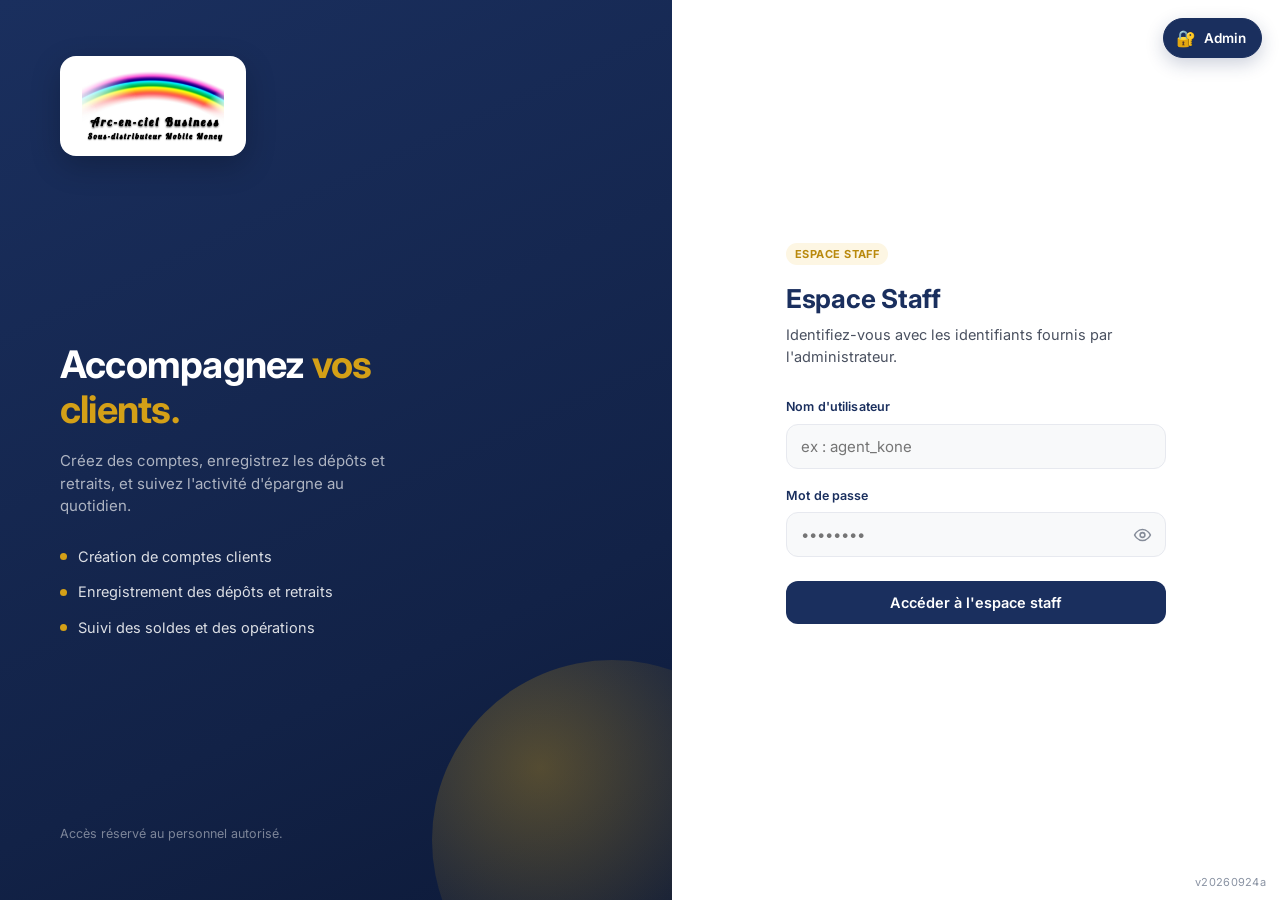
<file: index.html>
<!DOCTYPE html>
<html lang="fr">
<head>
  <meta charset="UTF-8" />
  <meta name="viewport" content="width=device-width, initial-scale=1.0" />
  <title>Arc en Ciel Business — Connexion staff</title>

  <link rel="preconnect" href="https://fonts.googleapis.com" />
  <link rel="preconnect" href="https://fonts.gstatic.com" crossorigin />
  <link href="https://fonts.googleapis.com/css2?family=Inter:wght@400;500;600;700;800&display=swap" rel="stylesheet" media="print" onload="this.media='all'" />

  <link rel="stylesheet" href="style.css?v=20260924a" />

  <!-- Si un membre du staff est déjà connecté, on l'envoie au panneau. -->
  <script src="auth.js?v=20260924a"></script>
  <script>
    function acbRedirectIfLogged() {
      if (Auth.check("staff")) {
        window.location.replace("panneau-staff.html");
      }
    }
    acbRedirectIfLogged();
    // Re-vérifie au retour navigateur (page servie depuis le bfcache)
    window.addEventListener("pageshow", acbRedirectIfLogged);
  </script>
  <!-- PWA : installation Android / Desktop -->
  <link rel="manifest" href="manifest.webmanifest" />
  <meta name="theme-color" content="#1a2f5e" />
  <meta name="mobile-web-app-capable" content="yes" />
  <meta name="apple-mobile-web-app-capable" content="yes" />
  <meta name="apple-mobile-web-app-status-bar-style" content="black-translucent" />
  <meta name="apple-mobile-web-app-title" content="Arc en Ciel" />
  <link rel="apple-touch-icon" href="icon-192.png" />
  <link rel="icon" type="image/png" href="icon-192.png" />
  <script>
    if ("serviceWorker" in navigator) {
      window.addEventListener("load", function () {
        navigator.serviceWorker.register("sw.js").catch(function () {});
      });
    }
  </script>
</head>
<body>

  <!-- Accès administrateur (emoji, en haut à droite) -->
  <a class="corner-admin" href="admin.html" title="Accès administrateur">
    <span class="em">🔐</span> Admin
  </a>

  <!-- ============================================================
       CONNEXION STAFF
       ============================================================ -->
  <section class="auth-screen" id="staffLoginScreen">
    <aside class="auth-aside">
      <div class="logo-plate">
        <img class="logo-img" src="logo.jpg" alt="Arc-en-ciel Business — Sous-distributeur Mobile Money" />
      </div>

      <div>
        <h2 class="aside-headline">Accompagnez <em>vos clients.</em></h2>
        <p class="aside-sub">Créez des comptes, enregistrez les dépôts et retraits, et suivez l'activité d'épargne au quotidien.</p>
        <ul class="aside-points">
          <li><span class="dot"></span> Création de comptes clients</li>
          <li><span class="dot"></span> Enregistrement des dépôts et retraits</li>
          <li><span class="dot"></span> Suivi des soldes et des opérations</li>
        </ul>
      </div>

      <p class="aside-foot">Accès réservé au personnel autorisé.</p>
    </aside>

    <main class="auth-main">
      <div class="auth-card">
        <div class="card-logo"><img class="logo-img" src="logo.jpg" alt="Arc-en-ciel Business" /></div>
        <span class="admin-tag" style="margin-bottom:14px; display:inline-block;">Espace Staff</span>
        <h1>Espace Staff</h1>
        <p class="lede">Identifiez-vous avec les identifiants fournis par l'administrateur.</p>

        <form id="staffLoginForm" autocomplete="off" novalidate>
          <div class="field">
            <label for="staffUser">Nom d'utilisateur</label>
            <input type="text" id="staffUser" placeholder="ex : agent_kone" required />
          </div>
          <div class="field">
            <label for="staffPass">Mot de passe</label>
            <div class="field-pw">
              <input type="password" id="staffPass" placeholder="••••••••" required />
              <button type="button" class="pw-toggle" id="staffPwToggle" aria-label="Afficher le mot de passe">
                <svg width="19" height="19" viewBox="0 0 24 24" fill="none" stroke="currentColor" stroke-width="2" stroke-linecap="round" stroke-linejoin="round">
                  <path d="M2 12s3.5-7 10-7 10 7 10 7-3.5 7-10 7-10-7-10-7Z"/><circle cx="12" cy="12" r="3"/>
                </svg>
              </button>
            </div>
          </div>

          <button type="submit" class="btn btn-primary btn-block" id="staffLoginBtn" style="margin-top:6px;">
            Accéder à l'espace staff
          </button>

          <p class="form-msg error" id="staffLoginMsg"></p>
        </form>

      </div>
    </main>
  </section>

  <div class="toast-wrap" id="toastWrap"></div>

  <div class="app-version" aria-hidden="true">v20260924a</div>

  <script>window.ACB_LOGIN_ONLY = true;</script>
  <script src="db.js?v=20260924a"></script>
  <script src="staff.js?v=20260924a"></script>
</body>
</html>
</file>
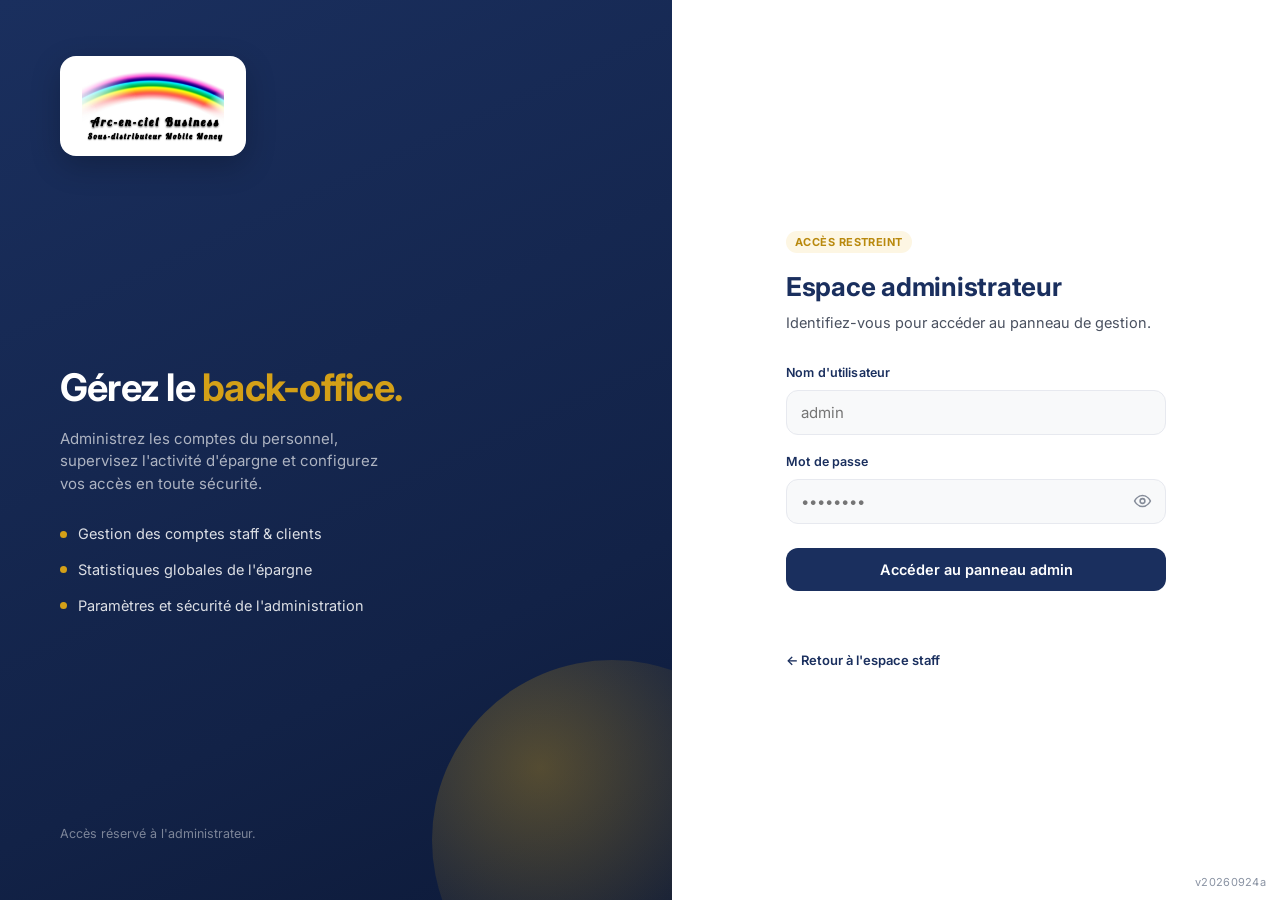
<file: admin.html>
<!DOCTYPE html>
<html lang="fr">
<head>
  <meta charset="UTF-8" />
  <meta name="viewport" content="width=device-width, initial-scale=1.0" />
  <title>Arc en Ciel Business — Connexion admin</title>

  <link rel="preconnect" href="https://fonts.googleapis.com" />
  <link rel="preconnect" href="https://fonts.gstatic.com" crossorigin />
  <link href="https://fonts.googleapis.com/css2?family=Inter:wght@400;500;600;700;800&display=swap" rel="stylesheet" media="print" onload="this.media='all'" />

  <link rel="stylesheet" href="style.css?v=20260924a" />

  <!-- Si l'admin est déjà connecté, on l'envoie directement au panneau. -->
  <script src="auth.js?v=20260924a"></script>
  <script>
    function acbRedirectIfLogged() {
      if (Auth.check("admin")) {
        window.location.replace("panneau-admin.html");
      }
    }
    acbRedirectIfLogged();
    // Re-vérifie au retour navigateur (page servie depuis le bfcache)
    window.addEventListener("pageshow", acbRedirectIfLogged);
  </script>
  <!-- PWA : installation Android / Desktop -->
  <link rel="manifest" href="manifest.webmanifest" />
  <meta name="theme-color" content="#1a2f5e" />
  <meta name="mobile-web-app-capable" content="yes" />
  <meta name="apple-mobile-web-app-capable" content="yes" />
  <meta name="apple-mobile-web-app-status-bar-style" content="black-translucent" />
  <meta name="apple-mobile-web-app-title" content="Arc en Ciel" />
  <link rel="apple-touch-icon" href="icon-192.png" />
  <link rel="icon" type="image/png" href="icon-192.png" />
  <script>
    if ("serviceWorker" in navigator) {
      window.addEventListener("load", function () {
        navigator.serviceWorker.register("sw.js").catch(function () {});
      });
    }
  </script>
</head>
<body>

  <!-- ============================================================
       CONNEXION ADMIN
       ============================================================ -->
  <section class="auth-screen" id="adminLoginScreen">
    <aside class="auth-aside">
      <div class="logo-plate">
        <img class="logo-img" src="logo.jpg" alt="Arc-en-ciel Business — Sous-distributeur Mobile Money" />
      </div>

      <div>
        <h2 class="aside-headline">Gérez le <em>back-office.</em></h2>
        <p class="aside-sub">Administrez les comptes du personnel, supervisez l'activité d'épargne et configurez vos accès en toute sécurité.</p>
        <ul class="aside-points">
          <li><span class="dot"></span> Gestion des comptes staff & clients</li>
          <li><span class="dot"></span> Statistiques globales de l'épargne</li>
          <li><span class="dot"></span> Paramètres et sécurité de l'administration</li>
        </ul>
      </div>

      <p class="aside-foot">Accès réservé à l'administrateur.</p>
    </aside>

    <main class="auth-main">
      <div class="auth-card">
        <div class="card-logo"><img class="logo-img" src="logo.jpg" alt="Arc-en-ciel Business" /></div>
        <span class="admin-tag" style="margin-bottom:14px; display:inline-block;">Accès restreint</span>
        <h1>Espace administrateur</h1>
        <p class="lede">Identifiez-vous pour accéder au panneau de gestion.</p>

        <form id="adminLoginForm" autocomplete="off" novalidate>
          <div class="field">
            <label for="adminUser">Nom d'utilisateur</label>
            <input type="text" id="adminUser" placeholder="admin" required />
          </div>
          <div class="field">
            <label for="adminPass">Mot de passe</label>
            <div class="field-pw">
              <input type="password" id="adminPass" placeholder="••••••••" required />
              <button type="button" class="pw-toggle" id="adminPwToggle" aria-label="Afficher le mot de passe">
                <svg width="19" height="19" viewBox="0 0 24 24" fill="none" stroke="currentColor" stroke-width="2" stroke-linecap="round" stroke-linejoin="round">
                  <path d="M2 12s3.5-7 10-7 10 7 10 7-3.5 7-10 7-10-7-10-7Z"/><circle cx="12" cy="12" r="3"/>
                </svg>
              </button>
            </div>
          </div>

          <button type="submit" class="btn btn-primary btn-block" id="adminLoginBtn" style="margin-top:6px;">
            Accéder au panneau admin
          </button>

          <p class="form-msg error" id="adminLoginMsg"></p>
        </form>

        <p style="margin-top:26px; font-size:13px; color:var(--ink-400);">
          <a href="staff.html" style="color:var(--navy); font-weight:600; text-decoration:none;">← Retour à l'espace staff</a>
        </p>
      </div>
    </main>
  </section>

  <div class="toast-wrap" id="toastWrap"></div>

  <script>window.ACB_LOGIN_ONLY = true;</script>
  <script src="db.js?v=20260924a"></script>
  <script src="admin.js?v=20260924a"></script>
  <div class="app-version" aria-hidden="true">v20260924a</div>
</body>
</html>
</file>
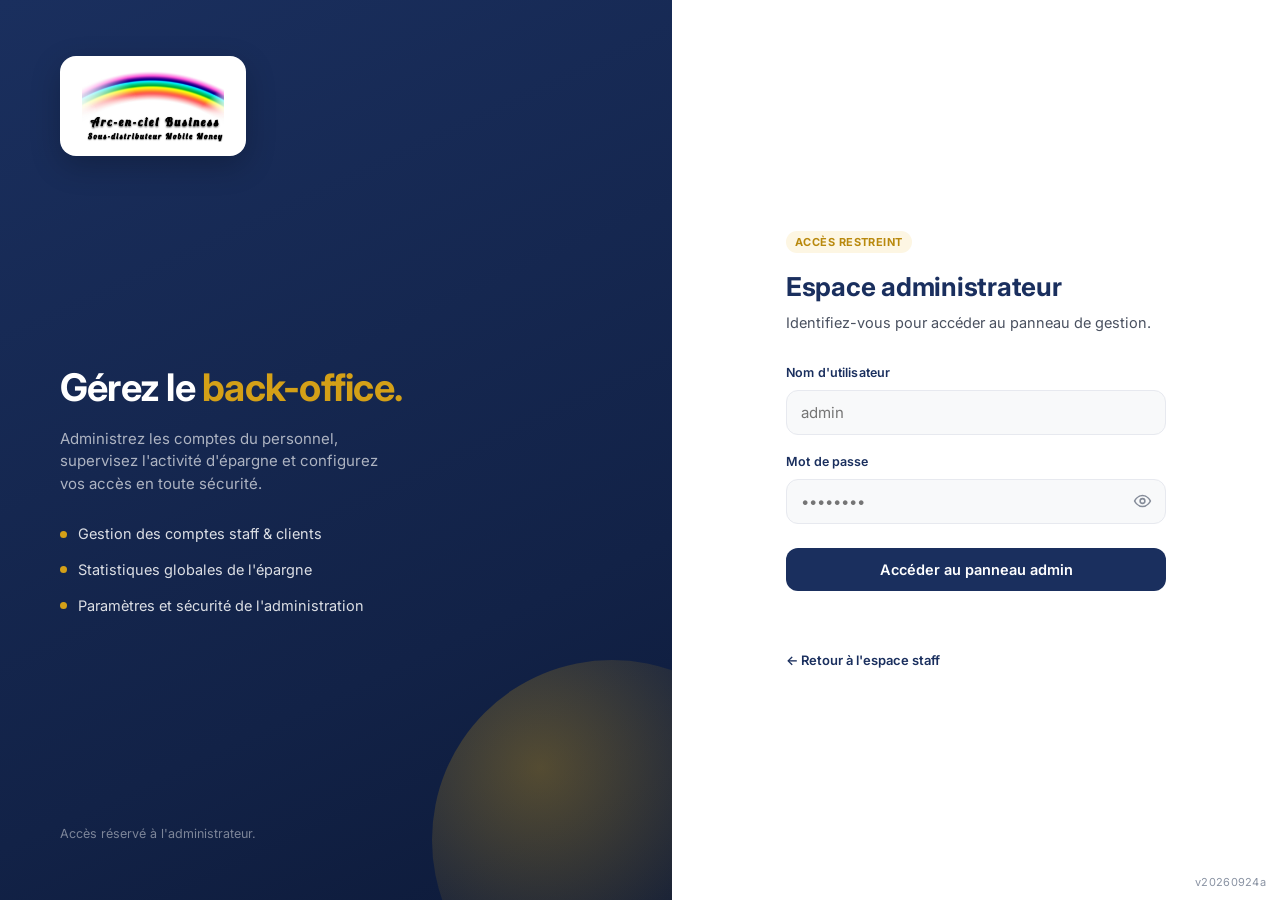
<file: base-de-donnees.html>
<!DOCTYPE html>
<html lang="fr">
<head>
  <meta charset="UTF-8" />
  <meta name="viewport" content="width=device-width, initial-scale=1.0" />
  <title>Arc en Ciel Business — Base de données</title>

  <link rel="preconnect" href="https://fonts.googleapis.com" />
  <link rel="preconnect" href="https://fonts.gstatic.com" crossorigin />
  <link href="https://fonts.googleapis.com/css2?family=Inter:wght@400;500;600;700;800&display=swap" rel="stylesheet" />

  <link rel="stylesheet" href="style.css?v=20260924a" />

  <!-- Garde d'accès : réservé à l'administrateur connecté. -->
  <script src="auth.js?v=20260924a"></script>
  <script>
    Auth.requireRole("admin");
  </script>
  <!-- PWA : installation Android / Desktop -->
  <link rel="manifest" href="manifest.webmanifest" />
  <meta name="theme-color" content="#1a2f5e" />
  <meta name="mobile-web-app-capable" content="yes" />
  <meta name="apple-mobile-web-app-capable" content="yes" />
  <meta name="apple-mobile-web-app-status-bar-style" content="black-translucent" />
  <meta name="apple-mobile-web-app-title" content="Arc en Ciel" />
  <link rel="apple-touch-icon" href="icon-192.png" />
  <link rel="icon" type="image/png" href="icon-192.png" />
  <script>
    if ("serviceWorker" in navigator) {
      window.addEventListener("load", function () {
        navigator.serviceWorker.register("sw.js").catch(function () {});
      });
    }
  </script>
</head>
<body>

  <div class="app">
    <header class="topbar">
      <img class="logo-img" src="logo.jpg" alt="Arc-en-ciel Business" />

      <div class="topbar-right">
        <span class="admin-tag">Base de données</span>
        <a class="btn btn-ghost btn-sm" href="panneau-admin.html">
          <svg width="16" height="16" viewBox="0 0 24 24" fill="none" stroke="currentColor" stroke-width="2" stroke-linecap="round" stroke-linejoin="round"><line x1="19" y1="12" x2="5" y2="12"/><polyline points="12 19 5 12 12 5"/></svg>
          Retour au panneau
        </a>
      </div>
    </header>

    <main class="page">
      <div class="page-head">
        <div class="crumb">Administration · Base de données</div>
        <h1>Base de données</h1>
      </div>

      <!-- TABLE 1 : Enregistrement client -->
      <div class="card section-gap">
        <div class="card-head">
          <h3>Enregistrement client</h3>
          <div class="flex gap-16" style="align-items:center;">
            <span class="sub" id="clientCount">0 enregistrement</span>
            <button class="btn btn-ghost btn-sm" id="exportClients">
              <svg width="15" height="15" viewBox="0 0 24 24" fill="none" stroke="currentColor" stroke-width="2" stroke-linecap="round" stroke-linejoin="round"><path d="M21 15v4a2 2 0 0 1-2 2H5a2 2 0 0 1-2-2v-4"/><polyline points="7 10 12 15 17 10"/><line x1="12" y1="15" x2="12" y2="3"/></svg>
              Exporter CSV
            </button>
          </div>
        </div>
        <div class="card-pad" style="padding-bottom:0;">
          <input class="input" type="search" id="clientDbSearch" placeholder="Rechercher par n° de carte ou nom du client…" style="margin:0; max-width:340px;" />
        </div>
        <div class="table-wrap">
          <table class="data">
            <thead>
              <tr>
                <th>N° de carte</th>
                <th>Nom du client</th>
                <th>Date d'enregistrement</th>
                <th style="text-align:right">Montant d'un carré</th>
                <th style="text-align:center">Carrés signés</th>
                <th style="text-align:center">Cumul carrés signés</th>
                <th style="text-align:right">Solde</th>
                <th style="text-align:right">Carte</th>
                <th style="text-align:right">Action</th>
              </tr>
            </thead>
            <tbody id="clientsDb"><!-- injecté --></tbody>
          </table>
        </div>
      </div>

      <!-- TABLE 2 : Détail du journal -->
      <div class="card section-gap">
        <div class="card-head">
          <h3>Détail du journal</h3>
          <div class="flex gap-16" style="align-items:center;">
            <span class="sub" id="journalCount">0 entrée</span>
            <button class="btn btn-ghost btn-sm" id="exportJournalDb">
              <svg width="15" height="15" viewBox="0 0 24 24" fill="none" stroke="currentColor" stroke-width="2" stroke-linecap="round" stroke-linejoin="round"><path d="M21 15v4a2 2 0 0 1-2 2H5a2 2 0 0 1-2-2v-4"/><polyline points="7 10 12 15 17 10"/><line x1="12" y1="15" x2="12" y2="3"/></svg>
              Exporter CSV
            </button>
          </div>
        </div>
        <div class="table-wrap">
          <table class="data">
            <thead>
              <tr>
                <th>Date</th>
                <th>N° de carte</th>
                <th>Nom du client</th>
                <th>Enregistré par</th>
                <th style="text-align:right">Montant d'un carré</th>
                <th style="text-align:center">Carrés signés</th>
                <th style="text-align:right">Montant total</th>
                <th>Type</th>
                <th style="text-align:right">Carte</th>
              </tr>
            </thead>
            <tbody id="journalDb"><!-- injecté --></tbody>
          </table>
        </div>
      </div>

      <!-- TABLE 3 : Enregistrement staff -->
      <div class="card">
        <div class="card-head">
          <h3>Enregistrement staff</h3>
          <div class="flex gap-16" style="align-items:center;">
            <span class="sub" id="staffCount">0 enregistrement</span>
            <button class="btn btn-ghost btn-sm" id="exportStaff">
              <svg width="15" height="15" viewBox="0 0 24 24" fill="none" stroke="currentColor" stroke-width="2" stroke-linecap="round" stroke-linejoin="round"><path d="M21 15v4a2 2 0 0 1-2 2H5a2 2 0 0 1-2-2v-4"/><polyline points="7 10 12 15 17 10"/><line x1="12" y1="15" x2="12" y2="3"/></svg>
              Exporter CSV
            </button>
          </div>
        </div>
        <div class="table-wrap">
          <table class="data">
            <thead>
              <tr>
                <th>Nom affiché</th>
                <th>Nom d'utilisateur</th>
                <th>Mot de passe</th>
                <th>Date de création</th>
                <th style="text-align:right">Action</th>
              </tr>
            </thead>
            <tbody id="staffDb"><!-- injecté --></tbody>
          </table>
        </div>
      </div>
    </main>
  </div>

  <div class="toast-wrap" id="toastWrap"></div>

  <!-- Fenêtre d'affichage de la carte scannée -->
  <div class="card-modal" id="cardModal">
    <div class="card-modal-inner">
      <button class="card-modal-close" id="cardModalClose" aria-label="Fermer">
        <svg width="20" height="20" viewBox="0 0 24 24" fill="none" stroke="currentColor" stroke-width="2.2" stroke-linecap="round" stroke-linejoin="round"><line x1="18" y1="6" x2="6" y2="18"/><line x1="6" y1="6" x2="18" y2="18"/></svg>
      </button>
      <img id="cardModalImg" alt="Carte scannée" />
      <div class="card-modal-caption" id="cardModalCaption"></div>
    </div>
  </div>

  <script src="db.js?v=20260924a"></script>
  <script src="base-de-donnees.js?v=20260924a"></script>
</body>
</html>
</file>
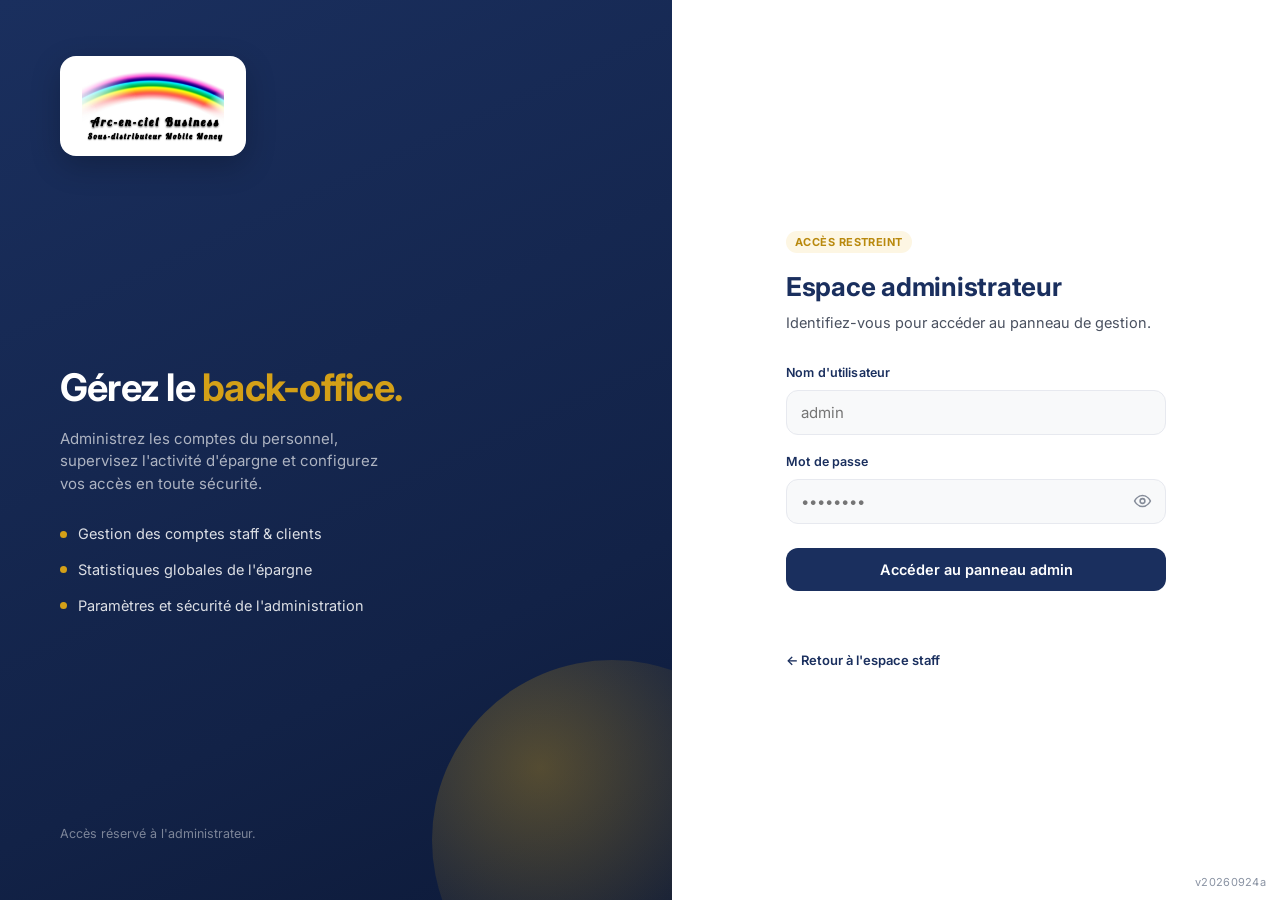
<file: cartes-retirees.html>
<!DOCTYPE html>
<html lang="fr">
<head>
  <meta charset="UTF-8">
  <meta name="viewport" content="width=device-width, initial-scale=1">
  <title>Cartes retirées — Arc en Ciel Business</title>
  <link rel="stylesheet" href="style.css?v=20260924a">
  <!-- Garde d'accès : réservé à l'administrateur connecté. -->
  <script src="auth.js?v=20260924a"></script>
  <script>
    Auth.requireRole("admin");
  </script>
  <!-- PWA : installation Android / Desktop -->
  <link rel="manifest" href="manifest.webmanifest" />
  <meta name="theme-color" content="#1a2f5e" />
  <meta name="mobile-web-app-capable" content="yes" />
  <meta name="apple-mobile-web-app-capable" content="yes" />
  <meta name="apple-mobile-web-app-status-bar-style" content="black-translucent" />
  <meta name="apple-mobile-web-app-title" content="Arc en Ciel" />
  <link rel="apple-touch-icon" href="icon-192.png" />
  <link rel="icon" type="image/png" href="icon-192.png" />
  <script>
    if ("serviceWorker" in navigator) {
      window.addEventListener("load", function () {
        navigator.serviceWorker.register("sw.js").catch(function () {});
      });
    }
  </script>
</head>
<body>
  <div class="app-container">
    <header class="topbar">
      <img class="logo-img" src="logo.jpg" alt="Arc-en-ciel Business" />
    </header>

    <main class="page">
      <div class="page-head flex between" style="align-items:center; flex-wrap:wrap; gap:12px;">
        <div>
          <div class="crumb">Administration</div>
          <h1>Cartes retirées</h1>
        </div>
        <button type="button" class="btn btn-gold" id="backToDashBtn">
          <svg width="16" height="16" viewBox="0 0 24 24" fill="none" stroke="currentColor" stroke-width="2" stroke-linecap="round" stroke-linejoin="round"><path d="M19 12H5M12 19l-7-7 7-7"/></svg>
          Tableau de bord
        </button>
      </div>

      <div class="reg-grid" style="margin-bottom:16px;">
        <div class="reg-field">
          <label for="retireSearch">Recherche (n° carte ou nom)</label>
          <input class="input" type="text" id="retireSearch" placeholder="Ex. 0007 ou Tinho" autocomplete="off" />
        </div>
      </div>

      <div class="table-wrap">
        <table class="data">
          <thead>
            <tr>
              <th>N° de carte</th>
              <th>Nom du client</th>
              <th style="text-align:center">Date d'enregistrement</th>
              <th style="text-align:center">Date de retrait</th>
              <th style="text-align:right">Montant retiré</th>
              <th style="text-align:right">Voir la carte</th>
            </tr>
          </thead>
          <tbody id="retiresBody"><!-- injecté --></tbody>
        </table>
      </div>
    </main>
  </div>

  <div class="toast-wrap" id="toastWrap"></div>
  <div class="modal-scrim" id="cardViewScrim">
    <div class="modal" style="max-width:600px;">
      <div class="modal-head">
        <h3 id="cardViewTitle">Carte</h3>
        <button class="drawer-close" id="cardViewClose"><svg width="18" height="18" viewBox="0 0 24 24" fill="none" stroke="currentColor" stroke-width="2" stroke-linecap="round" stroke-linejoin="round"><line x1="18" y1="6" x2="6" y2="18"/><line x1="6" y1="6" x2="18" y2="18"/></svg></button>
      </div>
      <div class="modal-body" id="cardViewBody"></div>
    </div>
  </div>

  <script src="db.js?v=20260924a"></script>
  <script src="cartes-retirees.js?v=20260924a"></script>
</body>
</html>
</file>
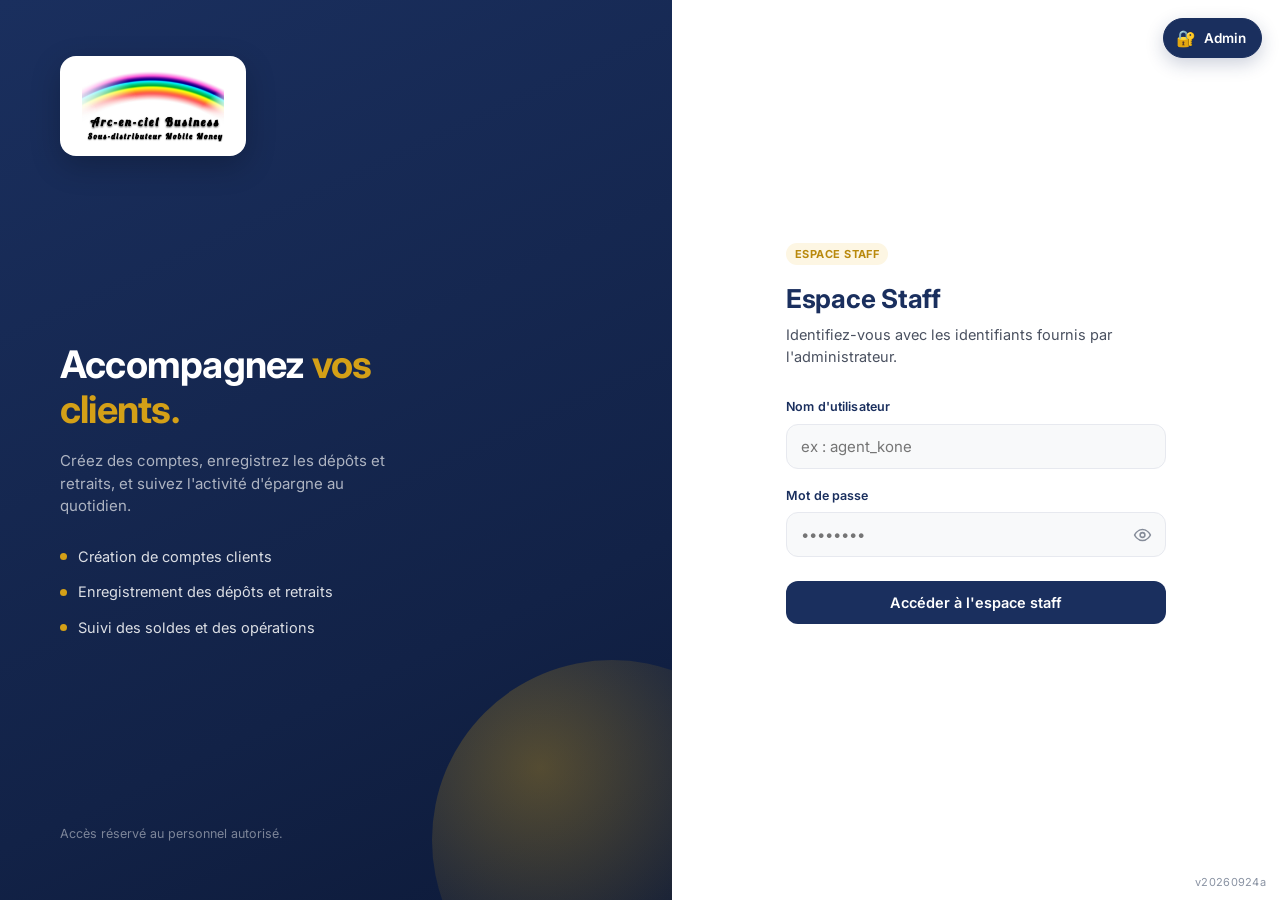
<file: journal.html>
<!DOCTYPE html>
<html lang="fr">
<head>
  <meta charset="UTF-8" />
  <meta name="viewport" content="width=device-width, initial-scale=1.0" />
  <title>Arc en Ciel Business — Journal des enregistrements</title>

  <link rel="preconnect" href="https://fonts.googleapis.com" />
  <link rel="preconnect" href="https://fonts.gstatic.com" crossorigin />
  <link href="https://fonts.googleapis.com/css2?family=Inter:wght@400;500;600;700;800&display=swap" rel="stylesheet" media="print" onload="this.media='all'" />

  <link rel="stylesheet" href="style.css?v=20260924a" />

  <!-- Garde d'accès : administrateur OU staff connecté. -->
  <script src="auth.js?v=20260924a"></script>
  <script>
    if (!Auth.check("admin") && !Auth.check("staff")) {
      window.location.replace("staff.html");
    }
  </script>
  <!-- PWA : installation Android / Desktop -->
  <link rel="manifest" href="manifest.webmanifest" />
  <meta name="theme-color" content="#1a2f5e" />
  <meta name="mobile-web-app-capable" content="yes" />
  <meta name="apple-mobile-web-app-capable" content="yes" />
  <meta name="apple-mobile-web-app-status-bar-style" content="black-translucent" />
  <meta name="apple-mobile-web-app-title" content="Arc en Ciel" />
  <link rel="apple-touch-icon" href="icon-192.png" />
  <link rel="icon" type="image/png" href="icon-192.png" />
  <script>
    if ("serviceWorker" in navigator) {
      window.addEventListener("load", function () {
        navigator.serviceWorker.register("sw.js").catch(function () {});
      });
    }
  </script>
</head>
<body>

  <div class="app">
    <header class="topbar">
      <img class="logo-img" src="logo.jpg" alt="Arc-en-ciel Business" />

      <div class="topbar-right">
        <span class="admin-tag">Journal du jour</span>
        <a class="btn btn-ghost btn-sm" id="backBtn" href="panneau-admin.html">
          <svg width="16" height="16" viewBox="0 0 24 24" fill="none" stroke="currentColor" stroke-width="2" stroke-linecap="round" stroke-linejoin="round"><line x1="19" y1="12" x2="5" y2="12"/><polyline points="12 19 5 12 12 5"/></svg>
          Retour au panneau
        </a>
      </div>
    </header>

    <main class="page">
      <div class="page-head">
        <div class="crumb">Administration · Journal permanent</div>
        <h1>Journal des enregistrements</h1>
      </div>

      <!-- Filtres -->
      <div class="card section-gap">
        <div class="card-pad">
          <div class="reg-grid" style="grid-template-columns:repeat(5,1fr);">
            <div class="reg-field">
              <label for="filterFrom">Du</label>
              <input class="input" type="date" id="filterFrom" />
            </div>
            <div class="reg-field">
              <label for="filterTo">Au</label>
              <input class="input" type="date" id="filterTo" />
            </div>
            <div class="reg-field">
              <label for="filterSearch">Recherche (n° carte ou nom)</label>
              <input class="input" type="text" id="filterSearch" placeholder="ex : 0123 ou dupont" />
            </div>
            <div class="reg-field">
              <label>&nbsp;</label>
              <button class="btn btn-ghost" id="exportJournal" style="white-space:nowrap;">
                <svg width="15" height="15" viewBox="0 0 24 24" fill="none" stroke="currentColor" stroke-width="2" stroke-linecap="round" stroke-linejoin="round"><path d="M21 15v4a2 2 0 0 1-2 2H5a2 2 0 0 1-2-2v-4"/><polyline points="7 10 12 15 17 10"/><line x1="12" y1="15" x2="12" y2="3"/></svg>
                Exporter CSV
              </button>
            </div>
            <div class="reg-field">
              <label>&nbsp;</label>
              <button class="btn btn-danger" id="deletePeriod" style="white-space:nowrap;">
                <svg width="15" height="15" viewBox="0 0 24 24" fill="none" stroke="currentColor" stroke-width="2" stroke-linecap="round" stroke-linejoin="round"><polyline points="3 6 5 6 21 6"/><path d="M19 6v14a2 2 0 0 1-2 2H7a2 2 0 0 1-2-2V6m3 0V4a2 2 0 0 1 2-2h4a2 2 0 0 1 2 2v2"/></svg>
                Supprimer
              </button>
            </div>
          </div>
        </div>
      </div>

      <!-- Résumé -->
      <div class="stat-grid" style="grid-template-columns:repeat(3,1fr);">
        <div class="stat">
          <div class="num" id="sumEntries">0</div>
          <div class="lbl">Enregistrements</div>
        </div>
        <div class="stat">
          <div class="num" id="sumCarres">0</div>
          <div class="lbl">Carrés signés</div>
        </div>
        <div class="stat">
          <div class="num" id="sumMontant">0 FCFA</div>
          <div class="lbl" style="display:flex; align-items:center; justify-content:center; gap:6px;">
            <span>Montant total</span>
            <button type="button" id="toggleMontant" title="Afficher / masquer les montants" style="background:none; border:none; cursor:pointer; padding:2px; color:var(--ink-500); display:inline-flex;">
              <svg id="eyeOpen" width="18" height="18" viewBox="0 0 24 24" fill="none" stroke="currentColor" stroke-width="2" stroke-linecap="round" stroke-linejoin="round"><path d="M2 12s3-7 10-7 10 7 10 7-3 7-10 7-10-7-10-7Z"/><circle cx="12" cy="12" r="3"/></svg>
              <svg id="eyeOff" width="18" height="18" viewBox="0 0 24 24" fill="none" stroke="currentColor" stroke-width="2" stroke-linecap="round" stroke-linejoin="round" style="display:none;"><path d="M9.9 4.24A9.12 9.12 0 0 1 12 4c7 0 10 7 10 7a13.16 13.16 0 0 1-1.67 2.68"/><path d="M6.61 6.61A13.526 13.526 0 0 0 2 12s3 7 10 7a9.74 9.74 0 0 0 5.39-1.61"/><line x1="2" y1="2" x2="22" y2="22"/></svg>
            </button>
          </div>
        </div>
      </div>

      <!-- Tableau -->
      <div class="card">
        <div class="card-head">
          <h3>Détail du journal</h3>
          <span class="sub" id="journalCount">0 entrée</span>
        </div>
        <div class="table-wrap">
          <table class="data">
            <thead>
              <tr>
                <th>Date</th>
                <th>N° de carte</th>
                <th>Nom du client</th>
                <th style="text-align:right">Montant d'un carré</th>
                <th style="text-align:center">Carrés signés</th>
                <th style="text-align:center">Total carrés signés</th>
                <th style="text-align:right">Montant total</th>
                <th>Type</th>
                <th>Enregistré par</th>
                <th style="text-align:right">Carte</th>
              </tr>
            </thead>
            <tbody id="journalBody"><!-- injecté --></tbody>
          </table>
        </div>
      </div>
    </main>
  </div>

  <div class="toast-wrap" id="toastWrap"></div>

  <!-- Fenêtre d'affichage de la carte scannée -->
  <div class="card-modal" id="cardModal">
    <div class="card-modal-inner">
      <button class="card-modal-close" id="cardModalClose" aria-label="Fermer">
        <svg width="20" height="20" viewBox="0 0 24 24" fill="none" stroke="currentColor" stroke-width="2.2" stroke-linecap="round" stroke-linejoin="round"><line x1="18" y1="6" x2="6" y2="18"/><line x1="6" y1="6" x2="18" y2="18"/></svg>
      </button>
      <img id="cardModalImg" alt="Carte scannée" />
      <div class="card-modal-caption" id="cardModalCaption"></div>
    </div>
  </div>

  <script src="db.js?v=20260924a"></script>
  <script src="journal.js?v=20260924a"></script>
</body>
</html>
</file>
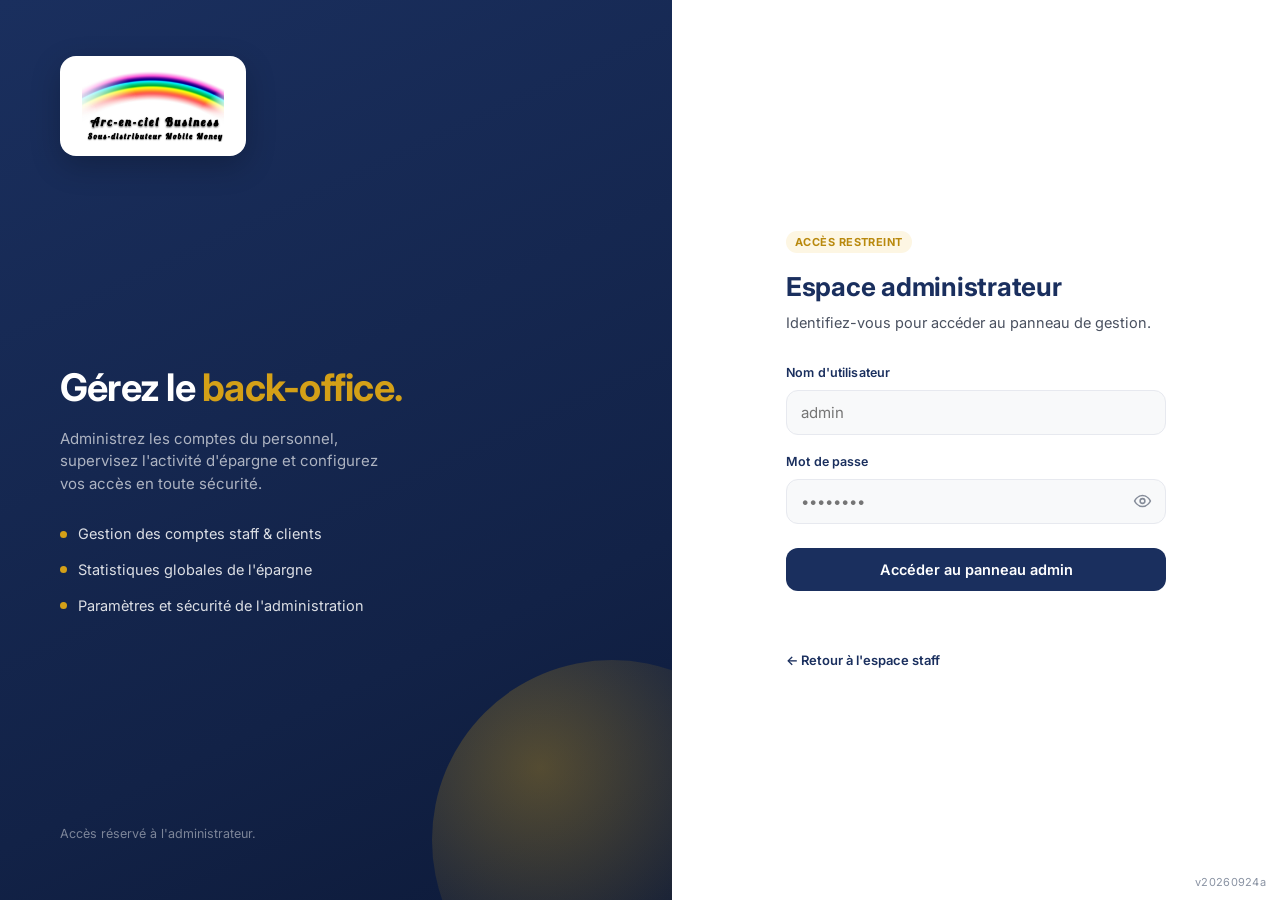
<file: migration-photos.html>
<!DOCTYPE html>
<html lang="fr">
<head>
  <meta charset="UTF-8" />
  <meta name="viewport" content="width=device-width, initial-scale=1.0" />
  <title>Arc en Ciel Business — Migration des photos</title>
  <link href="https://fonts.googleapis.com/css2?family=Inter:wght@400;500;600;700;800&display=swap" rel="stylesheet" />
  <link rel="stylesheet" href="style.css?v=20260709c" />
  <script src="auth.js?v=20260709c"></script>
  <script>
    // Accès réservé à l'administrateur connecté.
    if (!Auth.check("admin")) window.location.replace("admin.html");
  </script>
  <style>
    .mig-wrap { max-width: 760px; margin: 40px auto; padding: 0 20px; }
    .mig-card { background: #fff; border: 1px solid var(--line, #e6e8ec); border-radius: 14px; padding: 28px; box-shadow: var(--shadow-sm, 0 1px 3px rgba(0,0,0,.06)); }
    .mig-card h1 { margin: 0 0 6px; font-size: 22px; color: var(--navy, #1a2f5e); }
    .mig-card p.sub { margin: 0 0 20px; color: var(--ink-500, #667085); font-size: 14px; }
    .mig-bar { height: 14px; background: #eef1f5; border-radius: 8px; overflow: hidden; margin: 18px 0 8px; }
    .mig-bar > span { display: block; height: 100%; width: 0; background: var(--gold, #d4a017); transition: width .2s; }
    .mig-stat { font-size: 13px; color: var(--ink-500, #667085); margin-bottom: 18px; }
    .mig-log { background: #0f1726; color: #c9d4e3; font: 12px/1.5 ui-monospace, Menlo, monospace; border-radius: 10px; padding: 14px; height: 280px; overflow: auto; white-space: pre-wrap; }
    .mig-log .ok { color: #54d186; }
    .mig-log .err { color: #ff7a7a; }
    .mig-log .skip { color: #8a93a3; }
    .mig-actions { display: flex; gap: 12px; margin-top: 20px; flex-wrap: wrap; }
  </style>
</head>
<body>
  <div class="mig-wrap">
    <div class="mig-card">
      <h1>Migration des photos vers le stockage</h1>
      <p class="sub">Déplace les anciennes photos (intégrées en base) vers le bucket « cartes » et les remplace par un lien court. Cela libère l'espace de stockage. L'opération est sûre : en cas d'échec sur une photo, l'originale est conservée.</p>

      <div class="mig-bar"><span id="bar"></span></div>
      <div class="mig-stat" id="stat">Prêt. Cliquez sur « Démarrer » pour commencer.</div>

      <div class="mig-log" id="log"></div>

      <div class="mig-actions">
        <button class="btn btn-gold" id="startBtn">Démarrer la migration</button>
        <button class="btn btn-ghost" id="cleanBtn">Nettoyer les photos orphelines</button>
        <a class="btn btn-ghost" href="panneau-admin.html">Retour à l'espace admin</a>
      </div>
    </div>
  </div>

  <script src="db.js?v=20260709c"></script>
  <script src="migration-photos.js?v=20260709c"></script>
</body>
</html>
</file>
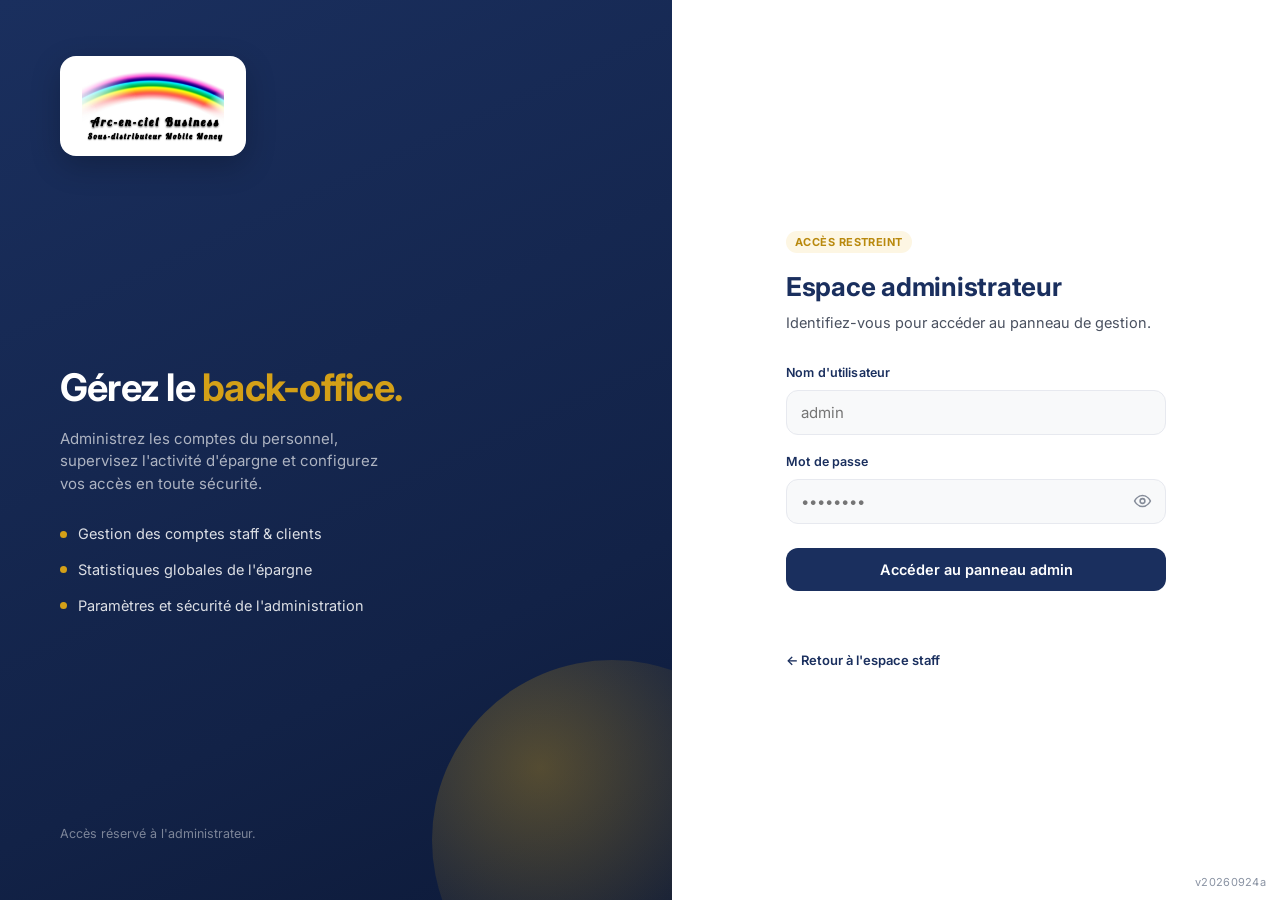
<file: panneau-admin.html>
<!DOCTYPE html>
<html lang="fr">
<head>
  <meta charset="UTF-8" />
  <meta name="viewport" content="width=device-width, initial-scale=1.0" />
  <title>Arc en Ciel Business — Panneau admin</title>

  <link rel="preconnect" href="https://fonts.googleapis.com" />
  <link rel="preconnect" href="https://fonts.gstatic.com" crossorigin />
  <link href="https://fonts.googleapis.com/css2?family=Inter:wght@400;500;600;700;800&display=swap" rel="stylesheet" media="print" onload="this.media='all'" />

  <link rel="stylesheet" href="style.css?v=20260924a" />

  <!-- Garde d'accès : redirige vers la connexion admin si non identifié. -->
  <script src="auth.js?v=20260924a"></script>
  <script>
    Auth.requireRole("admin");
  </script>
  <!-- PWA : installation Android / Desktop -->
  <link rel="manifest" href="manifest.webmanifest" />
  <meta name="theme-color" content="#1a2f5e" />
  <meta name="mobile-web-app-capable" content="yes" />
  <meta name="apple-mobile-web-app-capable" content="yes" />
  <meta name="apple-mobile-web-app-status-bar-style" content="black-translucent" />
  <meta name="apple-mobile-web-app-title" content="Arc en Ciel" />
  <link rel="apple-touch-icon" href="icon-192.png" />
  <link rel="icon" type="image/png" href="icon-192.png" />
  <script>
    if ("serviceWorker" in navigator) {
      window.addEventListener("load", function () {
        navigator.serviceWorker.register("sw.js").catch(function () {});
      });
    }
  </script>
</head>
<body>

  <!-- ============================================================
       TABLEAU DE BORD ADMIN (page dédiée, accès après connexion)
       ============================================================ -->
  <div class="app">
    <header class="topbar">
      <img class="logo-img" src="logo.jpg" alt="Arc-en-ciel Business" />

      <div class="topbar-right">
        <div class="notif-wrap">
          <button class="notif-bell" id="notifBell" type="button" aria-label="Notifications">
            <svg width="20" height="20" viewBox="0 0 24 24" fill="none" stroke="currentColor" stroke-width="2" stroke-linecap="round" stroke-linejoin="round"><path d="M18 8A6 6 0 0 0 6 8c0 7-3 9-3 9h18s-3-2-3-9"/><path d="M13.73 21a2 2 0 0 1-3.46 0"/></svg>
            <span class="notif-badge" id="notifBadge" hidden>0</span>
          </button>
          <div class="notif-pop" id="notifPop" hidden>
            <div class="notif-pop-head">
              <span>Notifications</span>
              <button type="button" class="notif-clear" id="notifClear">Tout marquer lu</button>
            </div>
            <div class="notif-list" id="notifList"><!-- injecté --></div>
          </div>
        </div>
        <span class="admin-tag" id="adminBadge">Administrateur</span>
        <a class="btn btn-ghost btn-sm" href="base-de-donnees.html">
          <svg width="15" height="15" viewBox="0 0 24 24" fill="none" stroke="currentColor" stroke-width="2" stroke-linecap="round" stroke-linejoin="round"><ellipse cx="12" cy="5" rx="9" ry="3"/><path d="M3 5v14a9 3 0 0 0 18 0V5"/><path d="M3 12a9 3 0 0 0 18 0"/></svg>
          Base de données
        </a>
        <a class="btn btn-ghost btn-sm" href="journal.html">
          <svg width="15" height="15" viewBox="0 0 24 24" fill="none" stroke="currentColor" stroke-width="2" stroke-linecap="round" stroke-linejoin="round"><path d="M2 3h6a4 4 0 0 1 4 4v14a3 3 0 0 0-3-3H2z"/><path d="M22 3h-6a4 4 0 0 0-4 4v14a3 3 0 0 1 3-3h7z"/></svg>
          Journal du jour
        </a>
        <a class="btn btn-ghost btn-sm" href="imprimer-cartes.html">
          <svg width="15" height="15" viewBox="0 0 24 24" fill="none" stroke="currentColor" stroke-width="2" stroke-linecap="round" stroke-linejoin="round"><polyline points="6 9 6 2 18 2 18 9"/><path d="M6 18H4a2 2 0 0 1-2-2v-5a2 2 0 0 1 2-2h16a2 2 0 0 1 2 2v5a2 2 0 0 1-2 2h-2"/><rect x="6" y="14" width="12" height="8"/></svg>
          Imprimer les cartes
        </a>
        <a class="btn btn-ghost btn-sm" href="migration-photos.html" title="Déplacer les anciennes photos vers le stockage (libère l'espace)">
          <svg width="15" height="15" viewBox="0 0 24 24" fill="none" stroke="currentColor" stroke-width="2" stroke-linecap="round" stroke-linejoin="round"><path d="M21 15v4a2 2 0 0 1-2 2H5a2 2 0 0 1-2-2v-4"/><polyline points="17 8 12 3 7 8"/><line x1="12" y1="3" x2="12" y2="15"/></svg>
          Optimiser les photos
        </a>
        <button class="btn btn-ghost btn-sm" id="settingsBtn">
          <svg width="15" height="15" viewBox="0 0 24 24" fill="none" stroke="currentColor" stroke-width="2" stroke-linecap="round" stroke-linejoin="round"><circle cx="12" cy="12" r="3"/><path d="M19.4 15a1.65 1.65 0 0 0 .33 1.82l.06.06a2 2 0 1 1-2.83 2.83l-.06-.06a1.65 1.65 0 0 0-1.82-.33 1.65 1.65 0 0 0-1 1.51V21a2 2 0 0 1-4 0v-.09A1.65 1.65 0 0 0 9 19.4a1.65 1.65 0 0 0-1.82.33l-.06.06a2 2 0 1 1-2.83-2.83l.06-.06a1.65 1.65 0 0 0 .33-1.82 1.65 1.65 0 0 0-1.51-1H3a2 2 0 0 1 0-4h.09A1.65 1.65 0 0 0 4.6 9a1.65 1.65 0 0 0-.33-1.82l-.06-.06a2 2 0 1 1 2.83-2.83l.06.06a1.65 1.65 0 0 0 1.82.33H9a1.65 1.65 0 0 0 1-1.51V3a2 2 0 0 1 4 0v.09a1.65 1.65 0 0 0 1 1.51 1.65 1.65 0 0 0 1.82-.33l.06-.06a2 2 0 1 1 2.83 2.83l-.06.06a1.65 1.65 0 0 0-.33 1.82V9a1.65 1.65 0 0 0 1.51 1H21a2 2 0 0 1 0 4h-.09a1.65 1.65 0 0 0-1.51 1z"/></svg>
          Paramètres
        </button>
        <button class="btn btn-ghost btn-sm" id="adminLogoutBtn">
          <svg width="16" height="16" viewBox="0 0 24 24" fill="none" stroke="currentColor" stroke-width="2" stroke-linecap="round" stroke-linejoin="round">
            <path d="M9 21H5a2 2 0 0 1-2-2V5a2 2 0 0 1 2-2h4"/><polyline points="16 17 21 12 16 7"/><line x1="21" y1="12" x2="9" y2="12"/>
          </svg>
          Déconnexion
        </button>
      </div>
    </header>

    <main class="page">
      <div class="page-head flex between" style="align-items:flex-end; flex-wrap:wrap; gap:12px;">
        <div>
          <div class="crumb">Administration</div>
          <h1>Tableau de bord</h1>
        </div>
        <button type="button" class="btn btn-gold" id="viewRetiresBtn" style="background-color: rgb(91, 117, 179);">
          <svg width="16" height="16" viewBox="0 0 24 24" fill="none" stroke="currentColor" stroke-width="2" stroke-linecap="round" stroke-linejoin="round"><path d="M3 9l9-7 9 7v11a2 2 0 0 1-2 2H5a2 2 0 0 1-2-2z"/><polyline points="9 22 9 12 15 12 15 22"/></svg>
          Cartes retirées
        </button>
        <button type="button" class="btn btn-gold" id="remplacementCarteBtn">
          <svg width="16" height="16" viewBox="0 0 24 24" fill="none" stroke="currentColor" stroke-width="2" stroke-linecap="round" stroke-linejoin="round"><polyline points="23 4 23 10 17 10"/><polyline points="1 20 1 14 7 14"/><path d="M3.51 9a9 9 0 0 1 14.85-3.36L23 10M1 14l4.64 4.36A9 9 0 0 0 20.49 15"/></svg>
          Remplacement de carte
        </button>
        <button type="button" class="btn btn-gold" id="retraitCarteBtn">
          <svg width="16" height="16" viewBox="0 0 24 24" fill="none" stroke="currentColor" stroke-width="2.2" stroke-linecap="round" stroke-linejoin="round"><path d="M21 12V7H5a2 2 0 0 1 0-4h14v4"/><path d="M3 5v14a2 2 0 0 0 2 2h16v-5"/><line x1="12" y1="14" x2="18" y2="14"/></svg>
          Retrait de carte
        </button>
      </div>

      <!-- Sélecteur de période (impacte les montants des cartes) -->
      <div class="flex between" style="margin-bottom:18px; flex-wrap:wrap; gap:12px;">
        <span style="font-size:13.5px; font-weight:600; color:var(--ink-600);">Statistiques sur la période :</span>
        <div class="flex" style="gap:10px; align-items:flex-end; position:relative; flex-wrap:wrap;">
          <input type="hidden" id="statsPeriod" value="custom" />
          <div class="reg-field">
            <label for="statsFrom" style="display:block; font-size:12px; font-weight:600; color:var(--ink-600); margin-bottom:5px;">Du</label>
            <input class="input" type="date" id="statsFrom" style="margin:0;" />
          </div>
          <div class="reg-field">
            <label for="statsTo" style="display:block; font-size:12px; font-weight:600; color:var(--ink-600); margin-bottom:5px;">Au</label>
            <input class="input" type="date" id="statsTo" style="margin:0;" />
          </div>
          <button type="button" class="btn btn-ghost btn-sm" id="statsEye" title="Masquer les montants">
            <svg width="17" height="17" viewBox="0 0 24 24" fill="none" stroke="currentColor" stroke-width="2" stroke-linecap="round" stroke-linejoin="round"><path d="M2 12s3.5-7 10-7 10 7 10 7-3.5 7-10 7-10-7-10-7Z"/><circle cx="12" cy="12" r="3"/></svg>
            Masquer
          </button>
        </div>
      </div>

      <!-- SECTION 1 : Statistiques -->
      <div class="stat-grid">
        <div class="stat">
          <div class="stat-ic gold">
            <svg width="20" height="20" viewBox="0 0 24 24" fill="none" stroke="currentColor" stroke-width="2" stroke-linecap="round" stroke-linejoin="round"><rect x="2" y="6" width="20" height="12" rx="2"/><circle cx="12" cy="12" r="2.5"/><path d="M6 12h.01M18 12h.01"/></svg>
          </div>
          <div class="num" id="statDailyAmount">0 FCFA</div>
          <div class="lbl">Solde des comptes clients total</div>
        </div>
        <div class="stat">
          <div class="stat-ic green">
            <svg width="20" height="20" viewBox="0 0 24 24" fill="none" stroke="currentColor" stroke-width="2" stroke-linecap="round" stroke-linejoin="round"><path d="M22 11.08V12a10 10 0 1 1-5.93-9.14"/><polyline points="22 4 12 14.01 9 11.01"/></svg>
          </div>
          <div class="num" id="statDailyCards">0</div>
          <div class="lbl">Cartes signées</div>
        </div>
        <div class="stat">
          <div class="stat-ic red">
            <svg width="20" height="20" viewBox="0 0 24 24" fill="none" stroke="currentColor" stroke-width="2" stroke-linecap="round" stroke-linejoin="round"><path d="M12 2v20M17 5H9.5a3.5 3.5 0 0 0 0 7h5a3.5 3.5 0 0 1 0 7H6"/></svg>
          </div>
          <div class="num" id="statDailyDisbursed">0 FCFA</div>
          <div class="lbl">Montant décaissé</div>
        </div>
        <div class="stat">
          <div class="stat-ic gold">
            <svg width="20" height="20" viewBox="0 0 24 24" fill="none" stroke="currentColor" stroke-width="2" stroke-linecap="round" stroke-linejoin="round"><path d="M23 6l-9.5 9.5-5-5L1 18"/><polyline points="17 6 23 6 23 12"/></svg>
          </div>
          <div class="num" id="statProfit">0 FCFA</div>
          <div class="lbl">Bénéfices</div>
        </div>
      </div>

      <!-- SECTION 3 ter : Cartes remplies non encaissées (31 carrés) -->
      <div class="card section-gap">
        <div class="card-head">
          <h3>Carte remplie pas encaissée</h3>
          <span class="sub" id="fullCardsCountLabel">0 carte</span>
        </div>
        <div class="table-wrap">
          <table class="data compact">
            <thead>
              <tr>
                <th>N° de carte</th>
                <th>Nom du client</th>
                <th>Date d'enregistrement</th>
                <th style="text-align:right">Montant d'un carré</th>
                <th style="text-align:center">Carrés signés</th>
                <th style="text-align:right">Montant brut</th>
                <th style="text-align:right">Avance</th>
                <th style="text-align:right">Montant total</th>
                <th style="text-align:right">Voir la carte</th>
              </tr>
            </thead>
            <tbody id="fullCardsBody"><!-- injecté --></tbody>
          </table>
        </div>
      </div>

      <!-- SECTION 3 bis : Liste de tous les clients (recherche) -->
      <div class="card section-gap">
        <div class="card-head">
          <h3>Liste de tous les clients</h3>
          <div style="display:flex; align-items:center; gap:12px;">
            <span class="sub" id="allClientCountLabel">0 client</span>
            <button type="button" class="btn btn-ghost btn-sm" id="refreshClientsBtn" title="Mettre à jour la liste">
              <svg width="15" height="15" viewBox="0 0 24 24" fill="none" stroke="currentColor" stroke-width="2" stroke-linecap="round" stroke-linejoin="round"><polyline points="23 4 23 10 17 10"/><polyline points="1 20 1 14 7 14"/><path d="M3.51 9a9 9 0 0 1 14.85-3.36L23 10M1 14l4.64 4.36A9 9 0 0 0 20.49 15"/></svg>
              Rafraîchir
            </button>
          </div>
        </div>
        <div class="card-pad" style="padding-bottom:14px;">
          <input class="input" type="search" id="clientSearch" placeholder="Rechercher par n° de carte ou nom du client…" style="margin:0; max-width:340px;" />
        </div>
        <div class="table-wrap">
          <table class="data compact">
            <thead>
              <tr>
                <th>N° de carte</th>
                <th>Nom du client</th>
                <th>Date d'enregistrement</th>
                <th style="text-align:right">Montant d'un carré</th>
                <th style="text-align:center">Carrés signés</th>
                <th style="text-align:right">Montant brut</th>
                <th style="text-align:right">Avance</th>
                <th style="text-align:right">Montant total</th>
                <th style="text-align:right">Voir la carte</th>
                <th style="text-align:right">Action</th>
              </tr>
            </thead>
            <tbody id="allClientsBody" data-scroll10><!-- injecté --></tbody>
          </table>
        </div>
      </div>

      <!-- SECTION 4 : Gestion du personnel (Staff) -->
      <div class="card section-gap">
        <div class="card-head">
          <h3>Créer un compte staff</h3>
          <span class="sub">Le personnel accède à l'espace staff avec ces identifiants</span>
        </div>
        <div class="card-pad">
          <form id="staffCreateForm" autocomplete="off" novalidate>
            <div class="create-grid">
              <div>
                <label style="display:block; font-size:12.5px; font-weight:600; color:var(--navy); margin-bottom:7px;">Nom affiché</label>
                <input class="input" type="text" id="newStaffDisplay" placeholder="ex : Ibrahim Koné" style="margin:0;" />
              </div>

              <div>
                <label style="display:block; font-size:12.5px; font-weight:600; color:var(--navy); margin-bottom:7px;">Nom d'utilisateur</label>
                <input class="input" type="text" id="newStaffUsername" placeholder="ex : agent_kone" style="margin:0;" />
              </div>

              <div class="col-span">
                <label style="display:block; font-size:12.5px; font-weight:600; color:var(--navy); margin-bottom:7px;">Mot de passe</label>
                <div class="pw-row">
                  <input class="input" type="text" id="newStaffPassword" placeholder="Saisissez ou générez un mot de passe" style="margin:0;" />
                  <button type="button" class="btn btn-ghost btn-sm" id="genStaffPwBtn">Générer</button>
                  <button type="button" class="btn btn-ghost btn-sm" id="copyStaffPwBtn" disabled>Copier</button>
                </div>
              </div>

              <div class="col-span">
                <div class="hint">
                  <svg width="16" height="16" viewBox="0 0 24 24" fill="none" stroke="currentColor" stroke-width="2" stroke-linecap="round" stroke-linejoin="round"><circle cx="12" cy="12" r="10"/><line x1="12" y1="16" x2="12" y2="12"/><line x1="12" y1="8" x2="12.01" y2="8"/></svg>
                  Communiquez ces identifiants au membre du staff. Il pourra se connecter via la page « Espace Staff ».
                </div>
              </div>

              <div class="col-span">
                <button type="submit" class="btn btn-gold" id="createStaffBtn">
                  <svg width="16" height="16" viewBox="0 0 24 24" fill="none" stroke="currentColor" stroke-width="2.2" stroke-linecap="round" stroke-linejoin="round"><line x1="12" y1="5" x2="12" y2="19"/><line x1="5" y1="12" x2="19" y2="12"/></svg>
                  Créer le compte staff
                </button>
                <p class="form-msg" id="staffCreateMsg" style="display:inline-block; margin-left:14px; margin-top:0;"></p>
              </div>
            </div>
          </form>
        </div>
      </div>

      <!-- SECTION 5 : Liste du personnel -->
      <div class="card">
        <div class="card-head">
          <h3>Personnel (Staff)</h3>
          <span class="sub" id="staffCountLabel">0 membre</span>
        </div>
        <div class="table-wrap">
          <table class="data">
            <thead>
              <tr>
                <th>Nom affiché</th>
                <th>Nom d'utilisateur</th>
                <th>Mot de passe</th>
                <th>Date de création</th>
                <th style="text-align:right">Action</th>
              </tr>
            </thead>
            <tbody id="staffBody"><!-- injecté --></tbody>
          </table>
        </div>
      </div>
    </main>
  </div>

  <!-- ============================================================
       PANNEAU DE GESTION D'UN CLIENT (drawer latéral)
       ============================================================ -->
  <div class="drawer-scrim" id="drawerScrim"></div>
  <aside class="drawer" id="drawer" aria-hidden="true">
    <div class="drawer-head">
      <div>
        <div class="crumb" style="font-size:12px; color:var(--ink-400); font-weight:600; margin-bottom:4px;">Gestion du compte</div>
        <div class="d-name" id="drawerName">—</div>
        <div class="d-bal"><span id="drawerBalance">0</span> <small>FCFA</small></div>
      </div>
      <button class="drawer-close" id="drawerClose" aria-label="Fermer">
        <svg width="18" height="18" viewBox="0 0 24 24" fill="none" stroke="currentColor" stroke-width="2" stroke-linecap="round" stroke-linejoin="round"><line x1="18" y1="6" x2="6" y2="18"/><line x1="6" y1="6" x2="18" y2="18"/></svg>
      </button>
    </div>

    <div class="drawer-body">
      <!-- Modifier les informations du client -->
      <div class="op-card" style="border:1px solid var(--line, #e6e8ec);">
        <h4>Modifier les informations <span class="tag">Édition</span></h4>
        <label style="display:block; font-size:12px; font-weight:600; color:var(--ink-500); margin:4px 0 3px;">Nom du client</label>
        <input class="input" type="text" id="editName" placeholder="Nom du client" />
        <label style="display:block; font-size:12px; font-weight:600; color:var(--ink-500); margin:8px 0 3px;">N° de carte</label>
        <input class="input" type="text" id="editCard" placeholder="N° de carte (4 chiffres)" inputmode="numeric" maxlength="4" />
        <label style="display:block; font-size:12px; font-weight:600; color:var(--ink-500); margin:8px 0 3px;">Montant d'un carré (FCFA)</label>
        <input class="input" type="number" id="editMontant" placeholder="Montant d'un carré" min="0" step="100" />
        <button class="btn btn-gold btn-block btn-sm" id="editSaveBtn" style="margin-top:10px;">Enregistrer les modifications</button>
        <div id="editMsg" class="form-msg" style="margin-top:6px;"></div>
      </div>

      <!-- Carrés signés (ajouter / enlever plusieurs) -->
      <div class="op-card dep">
        <h4>Carrés signés <span class="tag">Carré</span></h4>
        <p class="sub" style="margin:0 0 10px;">Carrés actuels : <strong id="drawerCarres">0</strong></p>
        <div style="display:flex; gap:8px; align-items:stretch; margin-bottom:8px;">
          <input class="input" type="number" id="addCarresNb" value="1" min="1" max="31" step="1" style="margin:0; flex:1;" />
          <button class="btn btn-primary btn-sm" id="addCarresBtn" style="white-space:nowrap;">+ Ajouter un carré</button>
        </div>
        <div style="display:flex; gap:8px; align-items:stretch;">
          <input class="input" type="number" id="delCarresNb" value="1" min="1" max="31" step="1" style="margin:0; flex:1;" />
          <button class="btn btn-ghost btn-sm" id="delCarresBtn" style="white-space:nowrap;">− Enlever un carré</button>
        </div>
        <div id="carresMsg" class="form-msg" style="margin-top:8px;"></div>
      </div>

      <!-- Historique complet -->
      <div>
        <div class="flex between" style="margin-bottom:6px;">
          <span class="drawer-section-title">Historique complet</span>
          <span class="muted" id="drawerTxCount" style="font-size:12.5px;">0 opération</span>
        </div>
        <div class="mini-tx" id="drawerTx"><!-- injecté --></div>
      </div>
    </div>

    <div class="drawer-foot">
      <button class="btn btn-danger btn-block btn-sm" id="deleteBtn">
        <svg width="15" height="15" viewBox="0 0 24 24" fill="none" stroke="currentColor" stroke-width="2" stroke-linecap="round" stroke-linejoin="round"><polyline points="3 6 5 6 21 6"/><path d="M19 6v14a2 2 0 0 1-2 2H7a2 2 0 0 1-2-2V6m3 0V4a2 2 0 0 1 2-2h4a2 2 0 0 1 2 2v2"/></svg>
        Supprimer ce compte
      </button>
    </div>
  </aside>

  <div class="toast-wrap" id="toastWrap"></div>

  <!-- ============================================================
       MODALE — RETRAIT DE CARTE
       ============================================================ -->
  <div class="modal-scrim" id="retraitScrim">
    <div class="modal" role="dialog" aria-modal="true" aria-label="Retrait de carte">
      <div class="modal-head">
        <div>
          <h3>Retrait de carte</h3>
          <p class="sub">Recherchez la carte puis choisissez le type de retrait.</p>
        </div>
        <button class="drawer-close" id="retraitClose" aria-label="Fermer">
          <svg width="18" height="18" viewBox="0 0 24 24" fill="none" stroke="currentColor" stroke-width="2" stroke-linecap="round" stroke-linejoin="round"><line x1="18" y1="6" x2="6" y2="18"/><line x1="6" y1="6" x2="18" y2="18"/></svg>
        </button>
      </div>

      <div class="modal-body">
        <div style="position:relative;">
          <label class="field-label" for="retraitSearch">N° de carte ou nom du client</label>
          <input class="input" type="search" id="retraitSearch" placeholder="Rechercher…" autocomplete="off" style="margin:0;" />
          <div class="card-suggest" id="retraitSuggest"></div>
        </div>

        <!-- Carte sélectionnée -->
        <div id="retraitClientBox" style="display:none; border:1px solid var(--line); border-radius: var(--r-md); padding:14px;">
          <div class="flex between" style="gap:12px;">
            <div>
              <div style="font-size:12px; color:var(--ink-400); font-weight:600;">Carte <span class="code-pill" id="retraitCardNum">—</span></div>
              <div style="font-size:16px; font-weight:700; color:var(--navy); margin-top:4px;" id="retraitClientName">—</div>
            </div>
            <div style="text-align:right;">
              <div style="font-size:12px; color:var(--ink-400); font-weight:600;">Solde actuel</div>
              <div style="font-size:18px; font-weight:800; color:var(--navy); margin-top:4px;" id="retraitSolde">0 FCFA</div>
            </div>
          </div>
        </div>

        <!-- Type de retrait -->
        <div id="retraitTypeBox" style="display:none;">
          <div class="sub-group-title" style="margin-bottom:10px;">Type de retrait</div>
          <div class="flex" style="gap:10px; flex-wrap:wrap;">
            <label style="display:flex; align-items:center; gap:8px; font-size:14px; font-weight:600; color:var(--navy); cursor:pointer;">
              <input type="radio" name="retraitType" value="total" checked /> Retrait total
            </label>
            <label style="display:flex; align-items:center; gap:8px; font-size:14px; font-weight:600; color:var(--navy); cursor:pointer;">
              <input type="radio" name="retraitType" value="avance" /> Avance sur carte
            </label>
          </div>
          <div id="retraitAvanceBox" style="display:none; margin-top:12px;">
            <label class="field-label" for="retraitMontant">Montant de l'avance (FCFA)</label>
            <input class="input" type="number" id="retraitMontant" placeholder="0" min="0" step="100" style="margin:0;" />
          </div>
        </div>

        <p class="form-msg" id="retraitMsg" style="margin:0; min-height:0;"></p>
      </div>

      <div class="modal-foot">
        <button type="button" class="btn btn-ghost" id="retraitCancel">Annuler</button>
        <button type="button" class="btn btn-danger" id="retraitSave" disabled>Enregistrer le retrait</button>
      </div>
    </div>
  </div>

  <!-- ============================================================
       MODALE — REMPLACEMENT DE CARTE
       ============================================================ -->
  <div class="modal-scrim" id="remplacementScrim">
    <div class="modal" role="dialog" aria-modal="true" aria-label="Remplacement de carte">
      <div class="modal-head">
        <div>
          <h3>Remplacement de carte</h3>
          <p class="sub">Recherchez la carte à remplacer, puis saisissez le n° de la nouvelle carte.</p>
        </div>
        <button class="drawer-close" id="remplacementClose" aria-label="Fermer">
          <svg width="18" height="18" viewBox="0 0 24 24" fill="none" stroke="currentColor" stroke-width="2" stroke-linecap="round" stroke-linejoin="round"><line x1="18" y1="6" x2="6" y2="18"/><line x1="6" y1="6" x2="18" y2="18"/></svg>
        </button>
      </div>

      <div class="modal-body">
        <div style="position:relative;">
          <label class="field-label" for="remplacementSearch">Carte à remplacer (n° de carte ou nom du client)</label>
          <input class="input" type="search" id="remplacementSearch" placeholder="Rechercher…" autocomplete="off" style="margin:0;" />
          <div class="card-suggest" id="remplacementSuggest"></div>
        </div>

        <!-- Carte à remplacer (infos copiées, lecture seule) -->
        <div id="remplacementClientBox" style="display:none;">
          <div class="sub-group-title" style="margin:4px 0 10px;">Carte à remplacer</div>
          <div style="display:grid; grid-template-columns:1fr 1fr; gap:10px;">
            <div>
              <label class="field-label">N° de carte</label>
              <input class="input" type="text" id="remplOldCard" readonly style="margin:0; background:#f4f6f9;" />
            </div>
            <div>
              <label class="field-label">Nom du client</label>
              <input class="input" type="text" id="remplOldName" readonly style="margin:0; background:#f4f6f9;" />
            </div>
            <div>
              <label class="field-label">Montant d'un carré</label>
              <input class="input" type="text" id="remplOldMontant" readonly style="margin:0; background:#f4f6f9;" />
            </div>
            <div>
              <label class="field-label">Nombre de carrés signés</label>
              <input class="input" type="text" id="remplOldCarres" readonly style="margin:0; background:#f4f6f9;" />
            </div>
          </div>

          <div class="sub-group-title" style="margin:16px 0 10px;">Remplacer par la carte n°</div>
          <div style="display:flex; gap:8px; align-items:stretch;">
            <input class="input" type="text" id="remplNewCard" placeholder="Nouveau n° de carte (4 chiffres)" inputmode="numeric" maxlength="4" style="margin:0; flex:1;" />
            <button type="button" class="btn btn-ghost" id="remplScanBtn" title="Scanner la nouvelle carte" style="white-space:nowrap;">
              <svg width="16" height="16" viewBox="0 0 24 24" fill="none" stroke="currentColor" stroke-width="2" stroke-linecap="round" stroke-linejoin="round"><path d="M3 7V5a2 2 0 0 1 2-2h2M17 3h2a2 2 0 0 1 2 2v2M21 17v2a2 2 0 0 1-2 2h-2M7 21H5a2 2 0 0 1-2-2v-2"/><rect x="7" y="8" width="10" height="8" rx="1"/></svg>
              Scanner
            </button>
          </div>
          <input type="file" id="remplScanInput" accept="image/*" capture="environment" style="display:none;" />
          <p class="sub" style="margin:8px 0 0;">Le nom du client, le montant d'un carré et les carrés signés seront recopiés sur la nouvelle carte.</p>
        </div>

        <p class="form-msg" id="remplacementMsg" style="margin:0; min-height:0;"></p>
      </div>

      <div class="modal-foot">
        <button type="button" class="btn btn-ghost" id="remplacementCancel">Annuler</button>
        <button type="button" class="btn btn-gold" id="remplacementSave" disabled>Remplacer la carte</button>
      </div>
    </div>
  </div>

  <!-- Fenêtre d'affichage de la carte scannée -->
  <div class="card-modal" id="cardModal">
    <div class="card-modal-inner">
      <button class="card-modal-close" id="cardModalClose" aria-label="Fermer">
        <svg width="20" height="20" viewBox="0 0 24 24" fill="none" stroke="currentColor" stroke-width="2.2" stroke-linecap="round" stroke-linejoin="round"><line x1="18" y1="6" x2="6" y2="18"/><line x1="6" y1="6" x2="18" y2="18"/></svg>
      </button>
      <img id="cardModalImg" alt="Carte scannée" />
      <div class="card-modal-caption" id="cardModalCaption"></div>
    </div>
  </div>

  <!-- Champ caché pour la prise de photo client (appareil photo sur mobile) -->
  <input type="file" id="photoInput" accept="image/*" capture="environment" hidden />

  <!-- ============================================================
       MODALE — PARAMÈTRES ADMINISTRATEUR
       ============================================================ -->
  <div class="modal-scrim" id="settingsScrim">
    <div class="modal" role="dialog" aria-modal="true" aria-label="Paramètres administrateur">
      <div class="modal-head">
        <div>
          <h3>Paramètres administrateur</h3>
          <p class="sub">Modifiez vos identifiants de connexion.</p>
        </div>
        <button class="drawer-close" id="settingsClose" aria-label="Fermer">
          <svg width="18" height="18" viewBox="0 0 24 24" fill="none" stroke="currentColor" stroke-width="2" stroke-linecap="round" stroke-linejoin="round"><line x1="18" y1="6" x2="6" y2="18"/><line x1="6" y1="6" x2="18" y2="18"/></svg>
        </button>
      </div>

      <form id="settingsForm" autocomplete="off" novalidate>
        <div class="modal-body">
          <div>
            <label class="field-label" for="setDisplayName">Nom affiché</label>
            <input class="input" type="text" id="setDisplayName" placeholder="Administrateur" style="margin:0;" />
          </div>
          <div>
            <label class="field-label" for="setUsername">Identifiant de connexion</label>
            <input class="input" type="text" id="setUsername" placeholder="admin" style="margin:0;" />
          </div>

          <div class="sub-group">
            <div class="sub-group-title">Changer le mot de passe (optionnel)</div>
            <label class="field-label" for="setNewPw">Nouveau mot de passe</label>
            <input class="input" type="password" id="setNewPw" placeholder="Laisser vide pour ne pas changer" />
            <label class="field-label" for="setNewPw2">Confirmer le nouveau mot de passe</label>
            <input class="input" type="password" id="setNewPw2" placeholder="••••••••" style="margin:0;" />
          </div>

          <div class="sub-group">
            <div class="sub-group-title">Sécurité</div>
            <label class="field-label" for="setCurrentPw">Mot de passe actuel (obligatoire pour valider)</label>
            <input class="input" type="password" id="setCurrentPw" placeholder="••••••••" style="margin:0;" />
          </div>

          <p class="form-msg" id="settingsMsg" style="margin:0; min-height:0;"></p>
        </div>
        <div class="modal-foot">
          <button type="button" class="btn btn-ghost" id="settingsCancel">Annuler</button>
          <button type="submit" class="btn btn-primary" id="settingsSave">Enregistrer</button>
        </div>
      </form>
    </div>
  </div>

  <script src="db.js?v=20260924a"></script>
  <script src="inactivity.js?v=20260924a"></script>
  <script src="panneau-admin.js?v=20260924a"></script>
  <div class="app-version" aria-hidden="true">v20260924a</div>
</body>
</html>
</file>
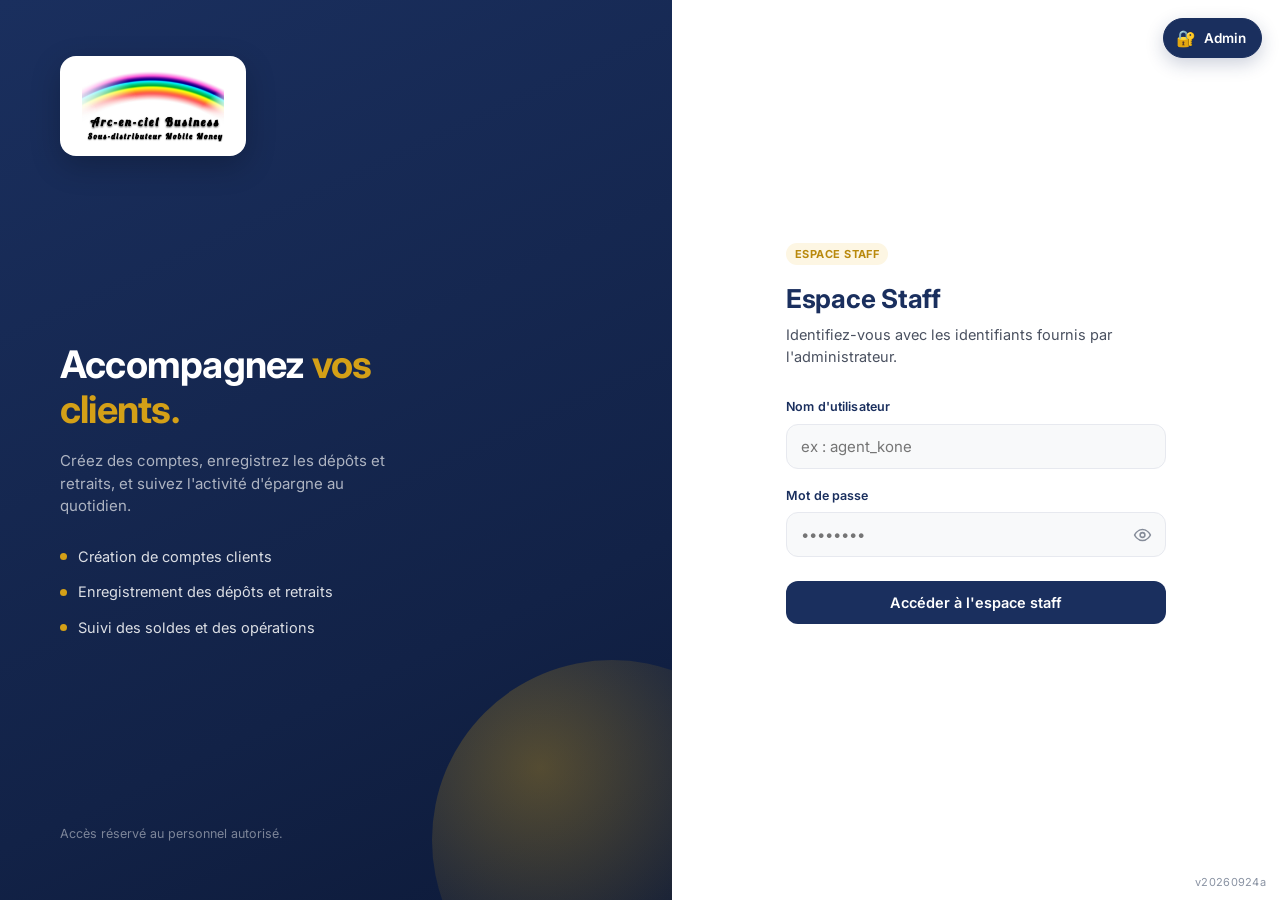
<file: panneau-staff.html>
<!DOCTYPE html>
<html lang="fr">
<head>
  <meta charset="UTF-8" />
  <meta name="viewport" content="width=device-width, initial-scale=1.0" />
  <title>Arc en Ciel Business — Panneau staff</title>

  <link rel="preconnect" href="https://fonts.googleapis.com" />
  <link rel="preconnect" href="https://fonts.gstatic.com" crossorigin />
  <link href="https://fonts.googleapis.com/css2?family=Inter:wght@400;500;600;700;800&display=swap" rel="stylesheet" media="print" onload="this.media='all'" />

  <link rel="stylesheet" href="style.css?v=20260924a" />

  <!-- Garde d'accès : redirige si aucun staff valide n'est connecté. -->
  <script src="auth.js?v=20260924a"></script>
  <script>
    Auth.requireRole("staff");
  </script>
  <!-- PWA : installation Android / Desktop -->
  <link rel="manifest" href="manifest.webmanifest" />
  <meta name="theme-color" content="#1a2f5e" />
  <meta name="mobile-web-app-capable" content="yes" />
  <meta name="apple-mobile-web-app-capable" content="yes" />
  <meta name="apple-mobile-web-app-status-bar-style" content="black-translucent" />
  <meta name="apple-mobile-web-app-title" content="Arc en Ciel" />
  <link rel="apple-touch-icon" href="icon-192.png" />
  <link rel="icon" type="image/png" href="icon-192.png" />
  <script>
    if ("serviceWorker" in navigator) {
      window.addEventListener("load", function () {
        navigator.serviceWorker.register("sw.js").catch(function () {});
      });
    }
  </script>
</head>
<body>

  <!-- ============================================================
       TABLEAU DE BORD STAFF (accès après connexion)
       ============================================================ -->
  <div class="app">
    <header class="topbar">
      <img class="logo-img" src="logo.jpg" alt="Arc-en-ciel Business" />

      <div class="topbar-right">
        <div class="user-chip">
          <span class="avatar" id="staffAvatar">?</span>
          <span class="uname" id="staffNameTop">—</span>
        </div>
        <span class="admin-tag">Espace Staff</span>
        <button class="btn btn-ghost btn-sm" id="staffLogoutBtn">
          <svg width="16" height="16" viewBox="0 0 24 24" fill="none" stroke="currentColor" stroke-width="2" stroke-linecap="round" stroke-linejoin="round">
            <path d="M9 21H5a2 2 0 0 1-2-2V5a2 2 0 0 1 2-2h4"/><polyline points="16 17 21 12 16 7"/><line x1="21" y1="12" x2="9" y2="12"/>
          </svg>
          Déconnexion
        </button>
      </div>
    </header>

    <main class="page">
      <div class="page-head">
        <div class="crumb">Espace Staff</div>
        <h1>Tableau de bord</h1>
      </div>

      <!-- SECTION 1 : Statistiques journalières -->
      <div class="stat-grid two">
        <div class="stat">
          <div class="stat-ic gold">
            <svg width="20" height="20" viewBox="0 0 24 24" fill="none" stroke="currentColor" stroke-width="2" stroke-linecap="round" stroke-linejoin="round"><rect x="2" y="6" width="20" height="12" rx="2"/><circle cx="12" cy="12" r="2.5"/><path d="M6 12h.01M18 12h.01"/></svg>
          </div>
          <div class="num" style="display:flex; align-items:center; gap:10px; justify-content:flex-start;">
            <span id="statDailyAmount">0 FCFA</span>
            <button type="button" id="toggleDailyAmount" title="Masquer / afficher" style="background:none; border:none; padding:2px; cursor:pointer; color:var(--ink-400); display:inline-flex;">
              <svg width="22" height="22" viewBox="0 0 24 24" fill="none" stroke="currentColor" stroke-width="2" stroke-linecap="round" stroke-linejoin="round"><path d="M2 12s3.5-7 10-7 10 7 10 7-3.5 7-10 7-10-7-10-7Z"/><circle cx="12" cy="12" r="3"/></svg>
            </button>
          </div>
          <div class="lbl">Montant journalier reçu</div>
        </div>
        <div class="stat">
          <div class="stat-ic green">
            <svg width="20" height="20" viewBox="0 0 24 24" fill="none" stroke="currentColor" stroke-width="2" stroke-linecap="round" stroke-linejoin="round"><path d="M22 11.08V12a10 10 0 1 1-5.93-9.14"/><polyline points="22 4 12 14.01 9 11.01"/></svg>
          </div>
          <div class="num" id="statDailyCards">0</div>
          <div class="lbl">Cartes journalières signées</div>
        </div>
      </div>

      <!-- SECTION 2 : Enregistrement client -->
      <div class="card section-gap">
        <div class="card-head">
          <div class="flex" style="align-items:center; gap:12px;">
            <h3>Enregistrement client</h3>
            <span class="new-card-flash" id="newCardFlash">
              <span class="ncf-dot"></span> Nouvelle carte
            </span>
          </div>
          <span class="sub">Carte d'épargne journalière</span>
        </div>
        <div class="card-pad">
          <form id="createForm" autocomplete="off" novalidate>
            <div class="scan-bar">
              <button type="button" class="btn btn-ghost btn-sm" id="scanCardBtn" title="Prendre ou choisir une photo de la carte">
                <svg width="17" height="17" viewBox="0 0 24 24" fill="none" stroke="currentColor" stroke-width="2" stroke-linecap="round" stroke-linejoin="round"><path d="M23 19a2 2 0 0 1-2 2H3a2 2 0 0 1-2-2V8a2 2 0 0 1 2-2h4l2-3h6l2 3h4a2 2 0 0 1 2 2z"/><circle cx="12" cy="13" r="4"/></svg>
                Scanner la carte
              </button>
              <span class="scan-hint" id="scanHint">Prenez une photo de la carte, puis remplissez les champs.</span>
              <input type="file" id="scanCardInput" accept="image/*" capture="environment" hidden />
              <input type="file" id="scanGalleryInput" accept="image/*" hidden />
              <!-- Menu : caméra ou galerie -->
              <div class="scan-menu" id="scanMenu" hidden>
                <button type="button" id="scanCameraOpt">
                  <svg width="18" height="18" viewBox="0 0 24 24" fill="none" stroke="currentColor" stroke-width="2" stroke-linecap="round" stroke-linejoin="round"><path d="M23 19a2 2 0 0 1-2 2H3a2 2 0 0 1-2-2V8a2 2 0 0 1 2-2h4l2-3h6l2 3h4a2 2 0 0 1 2 2z"/><circle cx="12" cy="13" r="4"/></svg>
                  Prendre une photo
                </button>
                <button type="button" id="scanGalleryOpt">
                  <svg width="18" height="18" viewBox="0 0 24 24" fill="none" stroke="currentColor" stroke-width="2" stroke-linecap="round" stroke-linejoin="round"><rect x="3" y="3" width="18" height="18" rx="2"/><circle cx="8.5" cy="8.5" r="1.5"/><path d="m21 15-5-5L5 21"/></svg>
                  Choisir dans la galerie
                </button>
              </div>
            </div>
            <div class="reg-grid">
              <div class="reg-field" style="position:relative;">
                <label for="newCardNumber">N° de carte</label>
                <input class="input" type="text" id="newCardNumber" placeholder="0123" inputmode="numeric" maxlength="4" pattern="[0-9]{4}" autocomplete="off" />
                <div class="card-suggest" id="cardSuggest"></div>
              </div>
              <div class="reg-field">
                <label for="newUsername">Nom du client</label>
                <input class="input" type="text" id="newUsername" placeholder="dupont_marie" />
              </div>
              <div class="reg-field">
                <label for="newMontantCarreau">Montant d'un carré</label>
                <input class="input" type="number" id="newMontantCarreau" placeholder="500" min="0" step="100" />
              </div>
              <div class="reg-field">
                <label for="newNbCarreaux">Nombre de carrés</label>
                <select class="input" id="newNbCarreaux"></select>
              </div>
              <div class="reg-field">
                <label>Montant total</label>
                <div class="reg-total" id="regTotal">0 FCFA</div>
              </div>
            </div>
            <div class="flex" style="align-items:center; gap:14px; margin-top:20px; flex-wrap:wrap;">
              <button type="submit" class="btn btn-gold" id="createBtn" style="white-space:nowrap;">
                <svg width="16" height="16" viewBox="0 0 24 24" fill="none" stroke="currentColor" stroke-width="2.2" stroke-linecap="round" stroke-linejoin="round"><line x1="12" y1="5" x2="12" y2="19"/><line x1="5" y1="12" x2="19" y2="12"/></svg>
                Enregistrer le client
              </button>
              <span class="will-be" id="willBe"></span>
            </div>
            <p class="form-msg" id="createMsg" style="margin-top:12px;"></p>
          </form>
        </div>
      </div>

      <!-- SECTION 3 : Liste des clients du jour -->
      <div class="card section-gap">
        <div class="card-head">
          <h3>Détail du journal</h3>
          <span class="sub" id="clientCountLabel">0 entrée</span>
        </div>
        <div class="table-wrap">
          <table class="data">
            <thead>
              <tr>
                <th>N° de carte</th>
                <th>Nom du client</th>
                <th>Date d'enregistrement</th>
                <th>Enregistré par</th>
                <th style="text-align:right">Montant d'un carré</th>
                <th style="text-align:center">Carrés signés</th>
                <th style="text-align:right">Montant total</th>
                <th style="text-align:right">Voir la carte</th>
              </tr>
            </thead>
            <tbody id="clientsBody"><!-- injecté --></tbody>
          </table>
        </div>
      </div>
    </main>
  </div>

  <!-- ============================================================
       PANNEAU DE GESTION D'UN CLIENT (drawer latéral)
       ============================================================ -->
  <div class="drawer-scrim" id="drawerScrim"></div>
  <aside class="drawer" id="drawer" aria-hidden="true">
    <div class="drawer-head">
      <div>
        <div class="crumb" style="font-size:12px; color:var(--ink-400); font-weight:600; margin-bottom:4px;">Gestion du compte</div>
        <div class="d-name" id="drawerName">—</div>
        <div class="d-bal"><span id="drawerBalance">0</span> <small>FCFA</small></div>
      </div>
      <button class="drawer-close" id="drawerClose" aria-label="Fermer">
        <svg width="18" height="18" viewBox="0 0 24 24" fill="none" stroke="currentColor" stroke-width="2" stroke-linecap="round" stroke-linejoin="round"><line x1="18" y1="6" x2="6" y2="18"/><line x1="6" y1="6" x2="18" y2="18"/></svg>
      </button>
    </div>

    <div class="drawer-body">
      <!-- Signer un carré (dépôt) -->
      <div class="op-card dep">
        <h4>Signer un carré <span class="tag">Carré</span></h4>
        <input class="input" type="number" id="depAmount" placeholder="Montant du carré (FCFA)" min="1" step="100" />
        <input class="input" type="text" id="depNote" placeholder="Note (optionnelle)" />
        <button class="btn btn-primary btn-block btn-sm" id="depBtn">Signer le carré</button>
      </div>

      <!-- Retrait -->
      <div class="op-card ret">
        <h4>Enregistrer un retrait <span class="tag">Retrait</span></h4>
        <input class="input" type="number" id="retAmount" placeholder="Montant (FCFA)" min="1" step="1000" />
        <input class="input" type="text" id="retNote" placeholder="Note (optionnelle)" />
        <button class="btn btn-primary btn-block btn-sm" id="retBtn">Enregistrer le retrait</button>
      </div>

      <!-- Historique complet -->
      <div>
        <div class="flex between" style="margin-bottom:6px;">
          <span class="drawer-section-title">Historique complet</span>
          <span class="muted" id="drawerTxCount" style="font-size:12.5px;">0 opération</span>
        </div>
        <div class="mini-tx" id="drawerTx"><!-- injecté --></div>
      </div>
    </div>

    <div class="drawer-foot">
      <button class="btn btn-danger btn-block btn-sm" id="deleteBtn">
        <svg width="15" height="15" viewBox="0 0 24 24" fill="none" stroke="currentColor" stroke-width="2" stroke-linecap="round" stroke-linejoin="round"><polyline points="3 6 5 6 21 6"/><path d="M19 6v14a2 2 0 0 1-2 2H7a2 2 0 0 1-2-2V6m3 0V4a2 2 0 0 1 2-2h4a2 2 0 0 1 2 2v2"/></svg>
        Supprimer ce compte
      </button>
    </div>
  </aside>

  <div class="toast-wrap" id="toastWrap"></div>

  <!-- Fenêtre d'affichage de la carte scannée -->
  <div class="card-modal" id="cardModal">
    <div class="card-modal-inner">
      <button class="card-modal-close" id="cardModalClose" aria-label="Fermer">
        <svg width="20" height="20" viewBox="0 0 24 24" fill="none" stroke="currentColor" stroke-width="2.2" stroke-linecap="round" stroke-linejoin="round"><line x1="18" y1="6" x2="6" y2="18"/><line x1="6" y1="6" x2="18" y2="18"/></svg>
      </button>
      <img id="cardModalImg" alt="Carte scannée" />
      <div class="card-modal-caption" id="cardModalCaption"></div>
    </div>
  </div>

  <!-- Champ caché pour la prise de photo client (appareil photo sur mobile) -->
  <input type="file" id="photoInput" accept="image/*" capture="environment" hidden />

  <script src="db.js?v=20260924a"></script>
  <script src="inactivity.js?v=20260924a"></script>
  <script src="panneau-staff.js?v=20260924a"></script>
  <div class="app-version" aria-hidden="true">v20260924a</div>
</body>
</html>
</file>
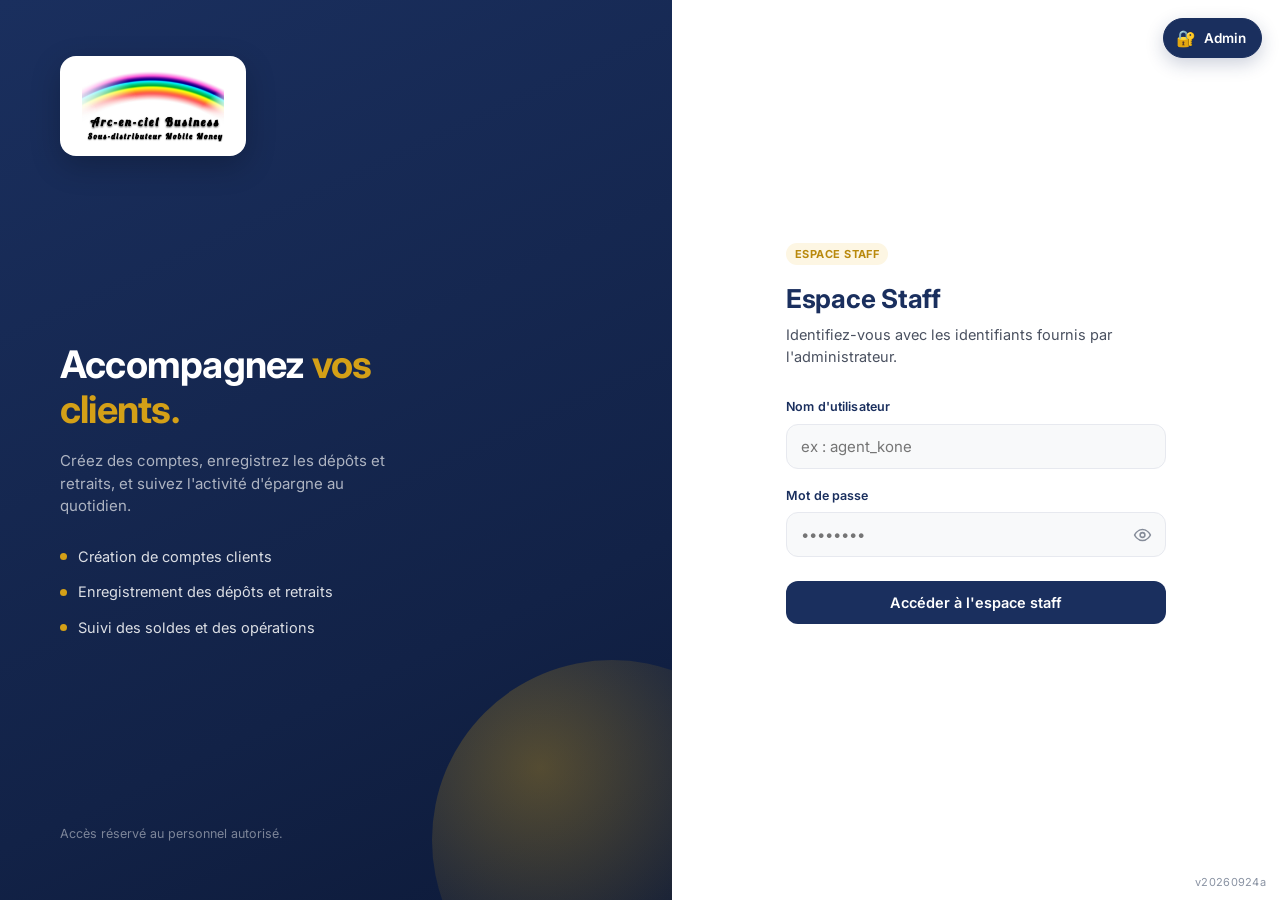
<file: staff.html>
<!DOCTYPE html>
<html lang="fr">
<head>
  <meta charset="UTF-8" />
  <meta name="viewport" content="width=device-width, initial-scale=1.0" />
  <title>Arc en Ciel Business — Connexion staff</title>

  <link rel="preconnect" href="https://fonts.googleapis.com" />
  <link rel="preconnect" href="https://fonts.gstatic.com" crossorigin />
  <link href="https://fonts.googleapis.com/css2?family=Inter:wght@400;500;600;700;800&display=swap" rel="stylesheet" media="print" onload="this.media='all'" />

  <link rel="stylesheet" href="style.css?v=20260924a" />

  <!-- Si un membre du staff est déjà connecté, on l'envoie au panneau. -->
  <script src="auth.js?v=20260924a"></script>
  <script>
    function acbRedirectIfLogged() {
      if (Auth.check("staff")) {
        window.location.replace("panneau-staff.html");
      }
    }
    acbRedirectIfLogged();
    // Re-vérifie au retour navigateur (page servie depuis le bfcache)
    window.addEventListener("pageshow", acbRedirectIfLogged);
  </script>
  <!-- PWA : installation Android / Desktop -->
  <link rel="manifest" href="manifest.webmanifest" />
  <meta name="theme-color" content="#1a2f5e" />
  <meta name="mobile-web-app-capable" content="yes" />
  <meta name="apple-mobile-web-app-capable" content="yes" />
  <meta name="apple-mobile-web-app-status-bar-style" content="black-translucent" />
  <meta name="apple-mobile-web-app-title" content="Arc en Ciel" />
  <link rel="apple-touch-icon" href="icon-192.png" />
  <link rel="icon" type="image/png" href="icon-192.png" />
  <script>
    if ("serviceWorker" in navigator) {
      window.addEventListener("load", function () {
        navigator.serviceWorker.register("sw.js").catch(function () {});
      });
    }
  </script>
</head>
<body>

  <!-- Accès administrateur (emoji, en haut à droite) -->
  <a class="corner-admin" href="admin.html" title="Accès administrateur">
    <span class="em">🔐</span> Admin
  </a>

  <!-- ============================================================
       CONNEXION STAFF
       ============================================================ -->
  <section class="auth-screen" id="staffLoginScreen">
    <aside class="auth-aside">
      <div class="logo-plate">
        <img class="logo-img" src="logo.jpg" alt="Arc-en-ciel Business — Sous-distributeur Mobile Money" />
      </div>

      <div>
        <h2 class="aside-headline">Accompagnez <em>vos clients.</em></h2>
        <p class="aside-sub">Créez des comptes, enregistrez les dépôts et retraits, et suivez l'activité d'épargne au quotidien.</p>
        <ul class="aside-points">
          <li><span class="dot"></span> Création de comptes clients</li>
          <li><span class="dot"></span> Enregistrement des dépôts et retraits</li>
          <li><span class="dot"></span> Suivi des soldes et des opérations</li>
        </ul>
      </div>

      <p class="aside-foot">Accès réservé au personnel autorisé.</p>
    </aside>

    <main class="auth-main">
      <div class="auth-card">
        <div class="card-logo"><img class="logo-img" src="logo.jpg" alt="Arc-en-ciel Business" /></div>
        <span class="admin-tag" style="margin-bottom:14px; display:inline-block;">Espace Staff</span>
        <h1>Espace Staff</h1>
        <p class="lede">Identifiez-vous avec les identifiants fournis par l'administrateur.</p>

        <form id="staffLoginForm" autocomplete="off" novalidate>
          <div class="field">
            <label for="staffUser">Nom d'utilisateur</label>
            <input type="text" id="staffUser" placeholder="ex : agent_kone" required />
          </div>
          <div class="field">
            <label for="staffPass">Mot de passe</label>
            <div class="field-pw">
              <input type="password" id="staffPass" placeholder="••••••••" required />
              <button type="button" class="pw-toggle" id="staffPwToggle" aria-label="Afficher le mot de passe">
                <svg width="19" height="19" viewBox="0 0 24 24" fill="none" stroke="currentColor" stroke-width="2" stroke-linecap="round" stroke-linejoin="round">
                  <path d="M2 12s3.5-7 10-7 10 7 10 7-3.5 7-10 7-10-7-10-7Z"/><circle cx="12" cy="12" r="3"/>
                </svg>
              </button>
            </div>
          </div>

          <button type="submit" class="btn btn-primary btn-block" id="staffLoginBtn" style="margin-top:6px;">
            Accéder à l'espace staff
          </button>

          <p class="form-msg error" id="staffLoginMsg"></p>
        </form>

      </div>
    </main>
  </section>

  <div class="toast-wrap" id="toastWrap"></div>

  <script>window.ACB_LOGIN_ONLY = true;</script>
  <script src="db.js?v=20260924a"></script>
  <script src="staff.js?v=20260924a"></script>
  <div class="app-version" aria-hidden="true">v20260924a</div>
</body>
</html>
</file>
<file: style.css>
/* =================================================================
   Arc en Ciel Business — Styles globaux partagés
   Palette : bleu marine + or, fond blanc cassé
   Police : Inter
   ================================================================= */

:root {
  /* Couleurs */
  --navy:        #1a2f5e;
  --navy-700:    #233a72;
  --navy-600:    #2d4789;
  --navy-050:    #eef2fb;
  --gold:        #d4a017;
  --gold-600:    #b9890d;
  --gold-050:    #fdf6e3;
  --bg:          #f8f9fa;
  --surface:     #ffffff;
  --ink:         #212529;
  --ink-600:     #4a5160;
  --ink-400:     #858c99;
  --line:        #e7e9ef;
  --green:       #1f8a5b;
  --green-050:   #e7f4ee;
  --red:         #c0392b;
  --red-050:     #fbecea;

  /* Rayons & ombres */
  --r-sm: 8px;
  --r-md: 12px;
  --r-lg: 18px;
  --shadow-sm: 0 1px 2px rgba(26,47,94,.06), 0 1px 3px rgba(26,47,94,.04);
  --shadow-md: 0 4px 14px rgba(26,47,94,.07), 0 2px 6px rgba(26,47,94,.04);
  --shadow-lg: 0 18px 50px rgba(26,47,94,.14);

  --t: .2s ease;
}

* { box-sizing: border-box; }

html, body {
  margin: 0;
  padding: 0;
  font-family: 'Inter', system-ui, -apple-system, sans-serif;
  background: var(--bg);
  color: var(--ink);
  font-size: 15px;
  line-height: 1.5;
  -webkit-font-smoothing: antialiased;
}

h1, h2, h3, h4 { margin: 0; color: var(--navy); font-weight: 700; letter-spacing: -.01em; }
p { margin: 0; }
button { font-family: inherit; cursor: pointer; }
input { font-family: inherit; }

/* =========================  LOGO / MARQUE  ========================= */
/* Logo image (fond blanc) — se fond sur les surfaces blanches */
.logo-img { display: block; height: 46px; width: auto; }
.topbar .logo-img { height: 44px; }
/* Plaque blanche pour poser le logo sur un fond foncé (volet marine) */
.logo-plate {
  display: inline-flex; align-self: flex-start; background: #fff;
  padding: 14px 22px; border-radius: 16px;
  box-shadow: 0 10px 30px rgba(0,0,0,.22);
}
.logo-plate .logo-img { height: 72px; }
/* Logo dans la carte de connexion (affiché surtout en mobile) */
.card-logo { display: none; margin-bottom: 24px; }
.card-logo .logo-img { height: 56px; }

.brand { display: flex; align-items: center; gap: 12px; }
.brand-mark {
  width: 40px; height: 40px; flex: 0 0 auto;
  border-radius: 11px;
  background: var(--navy);
  display: grid; place-items: center;
  box-shadow: var(--shadow-sm);
}
.brand-mark svg { display: block; }
.brand-text { display: flex; flex-direction: column; line-height: 1.15; }
.brand-name { font-size: 17px; font-weight: 700; color: var(--navy); letter-spacing: -.02em; }
.brand-slogan { font-size: 11.5px; color: var(--ink-400); font-weight: 500; }

/* =========================  ÉCRAN DE CONNEXION  ========================= */
.auth-screen {
  min-height: 100vh;
  display: grid;
  grid-template-columns: 1.05fr .95fr;
  position: relative;
}
/* Bouton d'accès admin discret, en haut à droite (page d'accueil staff) */
.corner-admin {
  position: fixed; top: 18px; right: 18px; z-index: 50;
  display: inline-flex; align-items: center; gap: 8px;
  padding: 9px 15px 9px 12px; border-radius: 999px;
  background: var(--navy); color: #fff;
  border: 1px solid var(--navy);
  font-size: 13.5px; font-weight: 600; text-decoration: none;
  box-shadow: 0 6px 18px rgba(26,47,94,.22);
  transition: background var(--t), transform var(--t), box-shadow var(--t);
}
.corner-admin:hover {
  background: var(--navy-700);
  box-shadow: 0 10px 26px rgba(26,47,94,.3); transform: translateY(-1px);
}
.corner-admin .em { font-size: 16px; line-height: 1; }
@media (max-width: 920px) {
  /* sur mobile le volet marine disparaît : bouton déjà lisible sur fond clair */
  .corner-admin { top: 14px; right: 14px; }
}
.auth-aside {
  background: linear-gradient(155deg, var(--navy) 0%, #122247 70%, #0d1a39 100%);
  color: #fff;
  padding: 56px 60px;
  display: flex;
  flex-direction: column;
  justify-content: space-between;
  position: relative;
  overflow: hidden;
}
.auth-aside::after {
  content: "";
  position: absolute; right: -120px; bottom: -120px;
  width: 360px; height: 360px; border-radius: 50%;
  background: radial-gradient(circle at 30% 30%, rgba(212,160,23,.35), transparent 65%);
  pointer-events: none;
}
.auth-aside .brand-name { color: #fff; }
.auth-aside .brand-slogan { color: rgba(255,255,255,.6); }
.auth-aside .brand-mark { background: rgba(255,255,255,.12); }
.aside-headline {
  font-size: 38px; line-height: 1.18; color: #fff; font-weight: 700;
  letter-spacing: -.02em; max-width: 14ch;
}
.aside-headline em { color: var(--gold); font-style: normal; }
.aside-sub { color: rgba(255,255,255,.65); font-size: 15px; max-width: 38ch; margin-top: 18px; }
.aside-points { list-style: none; padding: 0; margin: 28px 0 0; display: grid; gap: 14px; }
.aside-points li { display: flex; gap: 11px; align-items: center; color: rgba(255,255,255,.85); font-size: 14.5px; }
.aside-points .dot { width: 7px; height: 7px; border-radius: 50%; background: var(--gold); flex: 0 0 auto; }
.aside-foot { color: rgba(255,255,255,.45); font-size: 12.5px; }

.auth-main {
  background: var(--surface);
  display: flex; align-items: center; justify-content: center;
  padding: 40px;
}
.auth-card { width: 100%; max-width: 380px; }
.auth-card h1 { font-size: 26px; margin-bottom: 6px; }
.auth-card .lede { color: var(--ink-600); font-size: 14.5px; margin-bottom: 30px; }

.field { margin-bottom: 18px; }
.field label {
  display: block; font-size: 12.5px; font-weight: 600;
  color: var(--navy); margin-bottom: 7px; letter-spacing: .01em;
}
.field input {
  width: 100%; padding: 12px 14px;
  border: 1.5px solid var(--line); border-radius: var(--r-md);
  font-size: 15px; color: var(--ink); background: var(--bg);
  transition: border-color var(--t), box-shadow var(--t), background var(--t);
}
.field input:focus {
  outline: none; border-color: var(--navy);
  background: #fff; box-shadow: 0 0 0 4px var(--navy-050);
}
.field-pw { position: relative; }
.pw-toggle {
  position: absolute; right: 6px; top: 50%; transform: translateY(-50%);
  background: none; border: none; padding: 8px; color: var(--ink-400);
  display: grid; place-items: center; border-radius: 8px;
}
.pw-toggle:hover { color: var(--navy); background: var(--navy-050); }

/* =========================  BOUTONS  ========================= */
.btn {
  display: inline-flex; align-items: center; justify-content: center; gap: 8px;
  padding: 12px 18px; border-radius: var(--r-md);
  border: 1.5px solid transparent; font-size: 14.5px; font-weight: 600;
  transition: background var(--t), border-color var(--t), color var(--t), transform var(--t), box-shadow var(--t);
}
.btn:active { transform: translateY(1px); }
.btn-block { width: 100%; }
.btn-primary { background: var(--navy); color: #fff; }
.btn-primary:hover { background: var(--navy-700); box-shadow: 0 6px 18px rgba(26,47,94,.22); }
.btn-gold { background: var(--gold); color: #1f1604; }
.btn-gold:hover { background: var(--gold-600); color: #fff; box-shadow: 0 6px 18px rgba(212,160,23,.28); }
.btn-ghost { background: var(--surface); color: var(--navy); border-color: var(--line); }
.btn-ghost:hover { border-color: var(--navy); background: var(--navy-050); }
.btn-danger { background: var(--red); color: #fff; }
.btn-danger:hover { background: #a93226; box-shadow: 0 6px 18px rgba(192,57,43,.25); }
.btn-sm { padding: 8px 13px; font-size: 13px; border-radius: var(--r-sm); }
.btn:disabled { opacity: .55; cursor: not-allowed; transform: none; box-shadow: none; }

/* =========================  MESSAGES  ========================= */
.form-msg { font-size: 13.5px; margin-top: 16px; min-height: 18px; }
.form-msg.error { color: var(--red); }
.form-msg.success { color: var(--green); }
.inline-alert {
  display: flex; gap: 10px; align-items: flex-start;
  padding: 11px 14px; border-radius: var(--r-md); font-size: 13.5px;
  margin-top: 16px;
}
.inline-alert.error { background: var(--red-050); color: var(--red); }
.inline-alert.warn { background: var(--gold-050); color: var(--gold-600); }

/* =========================  TOASTS  ========================= */
.toast-wrap {
  position: fixed; bottom: 22px; left: 50%; transform: translateX(-50%);
  display: flex; flex-direction: column; gap: 10px; z-index: 1000;
  width: max-content; max-width: calc(100vw - 32px);
}
.toast {
  display: flex; align-items: center; gap: 11px;
  padding: 13px 18px; border-radius: var(--r-md);
  background: var(--navy); color: #fff; font-size: 14px; font-weight: 500;
  box-shadow: var(--shadow-lg);
  animation: toast-in .26s cubic-bezier(.2,.8,.3,1);
}
.toast.is-out { animation: toast-out .3s forwards; }
.toast.success { background: var(--green); }
.toast.error { background: var(--red); }
.toast .ic { width: 18px; height: 18px; flex: 0 0 auto; }
@keyframes toast-in  { from { opacity: 0; transform: translateY(14px); } to { opacity: 1; transform: translateY(0); } }
@keyframes toast-out { to   { opacity: 0; transform: translateY(14px); } }

/* =========================  APP SHELL (tableaux de bord)  ========================= */
.app { min-height: 100vh; display: flex; flex-direction: column; }
.topbar {
  position: sticky; top: 0; z-index: 30;
  background: #ffffff;
  border-bottom: 1px solid var(--line);
  padding: 12px 32px;
  display: flex; align-items: center; justify-content: space-between; gap: 20px;
}
.topbar-right { display: flex; align-items: center; gap: 14px; }
.user-chip {
  display: flex; align-items: center; gap: 10px;
  padding: 6px 8px 6px 6px; border-radius: 999px;
  background: var(--bg); border: 1px solid var(--line);
}
.avatar {
  width: 34px; height: 34px; border-radius: 50%;
  background: var(--navy); color: #fff;
  display: grid; place-items: center; font-weight: 700; font-size: 14px;
}
.user-chip .uname { font-size: 13.5px; font-weight: 600; color: var(--navy); padding-right: 4px; }
.admin-tag {
  font-size: 11px; font-weight: 700; letter-spacing: .04em; text-transform: uppercase;
  color: var(--gold-600); background: var(--gold-050);
  padding: 3px 9px; border-radius: 999px;
}

/* ===== Notifications (cloche admin) ===== */
.notif-wrap { position: relative; }
.notif-bell {
  position: relative; display: inline-flex; align-items: center; justify-content: center;
  width: 38px; height: 38px; border-radius: 10px; cursor: pointer;
  background: var(--surface); color: var(--navy); border: 1px solid var(--line);
  transition: border-color .2s, background .2s;
}
.notif-bell:hover { border-color: var(--navy); background: var(--navy-050); }
.notif-bell.has-unread { color: var(--gold-600); }
.notif-badge {
  position: absolute; top: -6px; right: -6px; min-width: 18px; height: 18px; padding: 0 5px;
  display: flex; align-items: center; justify-content: center;
  font-size: 11px; font-weight: 800; color: #fff; background: var(--red);
  border-radius: 999px; box-shadow: 0 0 0 2px var(--surface);
}
.notif-pop {
  position: absolute; top: calc(100% + 10px); left: 0; width: 360px; max-width: 88vw;
  background: var(--surface); border: 1px solid var(--line); border-radius: 14px;
  box-shadow: 0 18px 50px rgba(15,30,60,.18); z-index: 60; overflow: hidden;
}
.notif-pop-head {
  display: flex; align-items: center; justify-content: space-between;
  padding: 13px 16px; border-bottom: 1px solid var(--line);
  font-size: 14px; font-weight: 700; color: var(--navy);
}
.notif-clear {
  background: none; border: none; cursor: pointer; font-size: 12px; font-weight: 600;
  color: var(--gold-600); padding: 2px 4px;
}
.notif-clear:hover { text-decoration: underline; }
.notif-list { max-height: 420px; overflow-y: auto; }
.notif-item {
  display: flex; gap: 11px; padding: 13px 16px; border-bottom: 1px solid var(--line);
  text-decoration: none; color: inherit; transition: background .15s;
}
.notif-item:last-child { border-bottom: none; }
.notif-item:hover { background: var(--navy-050); }
.notif-item.unread { background: rgba(212,160,23,.06); }
.notif-ic {
  flex: none; width: 34px; height: 34px; border-radius: 9px;
  display: flex; align-items: center; justify-content: center;
  background: var(--navy-050); color: var(--navy);
}
.notif-ic.gold { background: var(--gold-050); color: var(--gold-600); }
.notif-ic.red  { background: rgba(192,57,43,.1); color: var(--red); }
.notif-body { flex: 1; min-width: 0; }
.notif-title { font-size: 13.5px; font-weight: 600; color: var(--navy); }
.notif-meta  { font-size: 12px; color: var(--ink-600); margin-top: 2px; }
.notif-empty { padding: 30px 16px; text-align: center; color: var(--ink-600); font-size: 13.5px; }

.page { width: 100%; max-width: 1180px; margin: 0 auto; padding: 32px; flex: 1; }
.page-head { margin-bottom: 26px; }
.page-head h1 { font-size: 24px; }
.page-head .crumb { font-size: 13px; color: var(--ink-400); font-weight: 600; margin-bottom: 6px; }

/* Cartes génériques */
.card {
  background: var(--surface); border: 1px solid var(--line);
  border-radius: var(--r-lg); box-shadow: var(--shadow-sm);
}
.card-pad { padding: 24px; }
.card-head {
  display: flex; align-items: center; justify-content: space-between;
  padding: 20px 24px; border-bottom: 1px solid var(--line);
}
.card-head h3 { font-size: 16px; }
.card-head .sub { font-size: 12.5px; color: var(--ink-400); font-weight: 500; }

/* =========================  CARTE SOLDE CLIENT  ========================= */
.balance-card {
  background: linear-gradient(150deg, var(--navy) 0%, #142244 100%);
  border-radius: var(--r-lg); color: #fff; padding: 30px 32px;
  position: relative; overflow: hidden; box-shadow: var(--shadow-md);
}
.balance-card::after {
  content: ""; position: absolute; right: -60px; top: -60px;
  width: 220px; height: 220px; border-radius: 50%;
  background: radial-gradient(circle at 35% 35%, rgba(212,160,23,.4), transparent 62%);
}
.balance-card .lbl { color: rgba(255,255,255,.6); font-size: 13px; font-weight: 600; letter-spacing: .03em; text-transform: uppercase; }
.balance-card .amt { font-size: 46px; font-weight: 800; letter-spacing: -.025em; margin-top: 8px; line-height: 1; }
.balance-card .amt small { font-size: 22px; font-weight: 700; color: var(--gold); margin-left: 8px; letter-spacing: 0; }
.balance-meta { display: flex; gap: 28px; margin-top: 26px; position: relative; }
.balance-meta div span { display: block; }
.balance-meta .k { color: rgba(255,255,255,.55); font-size: 12px; }
.balance-meta .v { font-size: 16px; font-weight: 700; margin-top: 3px; }

/* =========================  STAT CARDS (admin)  ========================= */
.stat-grid { display: grid; grid-template-columns: repeat(4, 1fr); gap: 18px; margin-bottom: 26px; }
.stat-grid.two { grid-template-columns: repeat(2, 1fr); }
.stat-grid.five { grid-template-columns: repeat(5, 1fr); }
@media (max-width: 1100px) { .stat-grid.five { grid-template-columns: repeat(3, 1fr); } }
@media (max-width: 720px)  { .stat-grid.five { grid-template-columns: repeat(2, 1fr); } }

/* ===== Calendrier de plage de dates (Date Range) ===== */
.dr-trigger {
  display: inline-flex; align-items: center; gap: 9px;
  padding: 9px 14px; border-radius: var(--r-md);
  border: 1.5px solid var(--line); background: var(--surface);
  font-size: 14px; font-weight: 600; color: var(--navy); cursor: pointer;
  transition: border-color var(--t), box-shadow var(--t);
}
.dr-trigger:hover { border-color: var(--navy); }
.dr-trigger.active { border-color: var(--navy); box-shadow: 0 0 0 4px var(--navy-050); }
.dr-pop {
  position: absolute; top: calc(100% + 8px); right: 0; z-index: 60;
  width: 320px; background: var(--surface);
  border: 1px solid var(--line); border-radius: var(--r-lg);
  box-shadow: var(--shadow-lg); padding: 16px; display: none;
}
.dr-pop.open { display: block; }
.dr-head { display: flex; align-items: center; gap: 6px; margin-bottom: 12px; }
.dr-nav {
  width: 30px; height: 30px; border-radius: 8px; border: 1px solid var(--line);
  background: var(--surface); color: var(--navy); cursor: pointer; font-size: 15px;
  display: grid; place-items: center; transition: var(--t);
}
.dr-nav:hover { background: var(--navy-050); border-color: var(--navy); }
.dr-title { flex: 1; text-align: center; font-weight: 700; color: var(--navy); font-size: 14.5px; }
.dr-grid { display: grid; grid-template-columns: repeat(7, 1fr); gap: 2px; }
.dr-wd { margin-bottom: 4px; }
.dr-wdc { text-align: center; font-size: 11px; font-weight: 700; color: var(--ink-400); text-transform: uppercase; padding: 4px 0; }
.dr-empty { height: 36px; }
.dr-day {
  height: 36px; border: none; background: transparent; cursor: pointer;
  border-radius: 8px; font-size: 13.5px; font-weight: 600; color: var(--navy);
  transition: background var(--t), color var(--t);
}
.dr-day:hover { background: var(--navy-050); }
.dr-day.dr-today { box-shadow: inset 0 0 0 1.5px var(--gold); }
.dr-day.dr-in { background: var(--green-050); color: var(--green); border-radius: 0; }
.dr-day.dr-end { background: var(--green); color: #fff; }
.dr-presets { display: flex; flex-wrap: wrap; gap: 6px; margin-top: 14px; padding-top: 14px; border-top: 1px solid var(--line); }
.dr-chip {
  padding: 6px 11px; border-radius: 999px; border: 1px solid var(--line);
  background: var(--surface); color: var(--navy); font-size: 12.5px; font-weight: 600;
  cursor: pointer; transition: var(--t);
}
.dr-chip:hover { background: var(--navy-050); border-color: var(--navy); }
.stat {
  background: var(--surface); border: 1px solid var(--line);
  border-radius: var(--r-lg); padding: 20px; box-shadow: var(--shadow-sm);
  transition: transform var(--t), box-shadow var(--t);
}
.stat:hover { transform: translateY(-2px); box-shadow: var(--shadow-md); }
.stat-ic {
  width: 42px; height: 42px; border-radius: 12px; display: grid; place-items: center;
  background: var(--navy-050); color: var(--navy); margin-bottom: 16px;
}
.stat-ic.gold { background: var(--gold-050); color: var(--gold-600); }
.stat-ic.green { background: var(--green-050); color: var(--green); }
.stat-ic.red  { background: var(--red-050); color: var(--red); }
.stat .num { font-size: 27px; font-weight: 800; color: var(--navy); letter-spacing: -.02em; line-height: 1; }
.stat .lbl { font-size: 13px; color: var(--ink-600); font-weight: 500; margin-top: 8px; }

/* Petit indicateur de version, discret, en bas de la page d'accueil */
.app-version {
  position: fixed; bottom: 10px; right: 14px;
  font-size: 11px; color: var(--ink-500, #8a93a3);
  letter-spacing: .3px; pointer-events: none; z-index: 1;
}

/* =========================  TABLEAUX  ========================= */
.table-wrap { overflow-x: auto; }
table.data { width: 100%; border-collapse: collapse; font-size: 14px; }
table.data th {
  text-align: left; font-size: 11.5px; text-transform: uppercase; letter-spacing: .05em;
  color: var(--ink-400); font-weight: 700; padding: 13px 24px; border-bottom: 1px solid var(--line);
  background: #fcfcfd;
}
table.data td { padding: 15px 24px; border-bottom: 1px solid var(--line); color: var(--ink); }
table.data tbody tr:last-child td { border-bottom: none; }
table.data tbody tr { transition: background var(--t); }
table.data tbody tr:hover { background: #fafbfc; }
/* Entrées de journal "Nouvel enregistrement" : légère teinte bleue */
table.data tbody tr.new-entry-row { background: #e9f1fd; }
table.data tbody tr.new-entry-row:hover { background: #dbe8fb; }
/* Cartes remplies pas encaissées : légère teinte rouge */
table.data tbody tr.full-card-row { background: #fdeceb; }
table.data tbody tr.full-card-row:hover { background: #fbe2e0; }
.num-cell { font-variant-numeric: tabular-nums; font-weight: 600; }
/* Tableaux compacts (uniformes sur tous les espaces) : colonnes resserrées. */
table.data { font-size: 12.5px; }
table.data th { padding: 9px 10px; font-size: 10px; }
table.data td { padding: 9px 10px; }
table.data .avatar { width: 24px !important; height: 24px !important; font-size: 10px !important; }
table.data .btn-sm { padding: 4px 7px; font-size: 11px; gap: 3px; }
table.data .btn-sm svg { width: 12px; height: 12px; }
table.data .code-pill, table.data .pill { font-size: 11px; padding: 2px 6px; }
/* Zone scrollable : ~10 lignes visibles, en-tête figé en haut (tous les tableaux) */
.table-wrap { max-height: 634px; overflow-y: auto; }
.table-wrap thead th {
  position: sticky; top: 0; z-index: 2;
  background: var(--bg, #f4f6f9);
  box-shadow: inset 0 -1px 0 var(--line, #e6e8ec);
}
.muted { color: var(--ink-400); }
.empty-row td { text-align: center; color: var(--ink-400); padding: 40px 24px; font-style: italic; }

/* Badges type de transaction */
.tx { display: inline-flex; align-items: center; gap: 7px; font-weight: 600; font-size: 13px; }
.tx .pip { width: 22px; height: 22px; border-radius: 7px; display: grid; place-items: center; }
.tx.depot { color: var(--green); }
.tx.depot .pip { background: var(--green-050); }
.tx.retrait { color: var(--red); }
.tx.retrait .pip { background: var(--red-050); }
.amt-pos { color: var(--green); font-weight: 700; }
.amt-neg { color: var(--red); font-weight: 700; }

.pill {
  display: inline-block; font-size: 12px; font-weight: 600;
  padding: 4px 10px; border-radius: 999px; background: var(--navy-050); color: var(--navy);
}

/* Cellule mot de passe (liste du personnel) : valeur masquée + œil */
.pw-cell { display: inline-flex; align-items: center; gap: 8px; }
.pw-dots {
  font-family: ui-monospace, monospace; font-size: 13.5px; font-weight: 600;
  color: var(--ink); letter-spacing: .05em; min-width: 9ch;
}
.pw-dots.revealed { color: var(--navy); }
.pw-eye {
  width: 30px; height: 30px; flex: 0 0 auto;
  display: grid; place-items: center; border-radius: 8px;
  border: 1px solid var(--line); background: var(--surface);
  color: var(--ink-400); transition: var(--t);
}
.pw-eye:hover { color: var(--navy); border-color: var(--navy); background: var(--navy-050); }
.pw-eye.on { color: var(--navy); border-color: var(--navy); background: var(--navy-050); }

/* =========================  FORMULAIRE CRÉATION (admin)  ========================= */
.create-grid { display: grid; grid-template-columns: 1fr 1fr; gap: 18px; }
.create-grid .col-span { grid-column: 1 / -1; }

/* Enregistrement en « ligne de tableau » (même style que la liste) */
/* Enregistrement client : champs étiquetés alignés + bouton en bas */
.reg-grid {
  display: grid;
  grid-template-columns: repeat(5, 1fr);
  gap: 16px; align-items: end;
}
.reg-field { display: flex; flex-direction: column; gap: 7px; min-width: 0; }
.reg-field label {
  font-size: 12.5px; font-weight: 600; color: var(--navy);
}
.reg-field .input { margin: 0; }

/* Barre de scan de carte (photo + IA) */
.scan-bar {
  display: flex; align-items: center; gap: 12px; flex-wrap: wrap;
  margin-bottom: 18px;
  position: relative;
}
/* Menu déroulant : choix caméra / galerie */
.scan-menu {
  position: absolute; top: calc(100% + 6px); left: 0; z-index: 40;
  background: #fff; border: 1px solid var(--line, #e3e6ec); border-radius: 12px;
  box-shadow: 0 12px 30px rgba(16, 28, 56, .16);
  padding: 6px; min-width: 220px;
  display: flex; flex-direction: column; gap: 2px;
}
.scan-menu[hidden] { display: none; }
.scan-menu button {
  display: flex; align-items: center; gap: 10px;
  width: 100%; text-align: left; cursor: pointer;
  background: transparent; border: 0; border-radius: 8px;
  padding: 11px 12px; font: inherit; font-size: 14px; color: var(--ink-800, #1f2a44);
  transition: background .15s;
}
.scan-menu button:hover { background: var(--navy-050, #f1f4fb); }
.scan-menu button svg { color: var(--navy, #16356b); flex-shrink: 0; }
.scan-bar .btn { white-space: nowrap; }
.scan-hint { font-size: 12.5px; color: var(--ink-600); }
.scan-bar.busy { opacity: .7; }
.scan-bar .spin {
  width: 15px; height: 15px; border-radius: 50%;
  border: 2px solid var(--navy-050); border-top-color: var(--navy);
  display: inline-block; animation: scan-spin .7s linear infinite; vertical-align: -2px;
}
@keyframes scan-spin { to { transform: rotate(360deg); } }

/* Suggestions de cartes existantes (auto-complétion à l'enregistrement) */
.card-suggest {
  position: absolute; top: calc(100% + 4px); left: 0; right: 0; z-index: 40;
  background: var(--surface); border: 1px solid var(--line); border-radius: var(--r-md);
  box-shadow: var(--shadow-lg); overflow: hidden; display: none;
}
.card-suggest.open { display: block; }
.card-suggest .cs-item {
  display: grid; grid-template-columns: auto 1fr auto; gap: 10px; align-items: center;
  padding: 10px 12px; cursor: pointer; border-bottom: 1px solid var(--line);
  transition: background var(--t);
}
.card-suggest .cs-item:last-child { border-bottom: none; }
.card-suggest .cs-item:hover, .card-suggest .cs-item.active { background: var(--navy-050); }
.card-suggest .cs-num {
  font-family: ui-monospace, monospace; font-weight: 700; color: var(--navy);
  background: var(--navy-050); padding: 2px 8px; border-radius: 6px; font-size: 13px;
}
.card-suggest .cs-name { font-size: 13.5px; font-weight: 600; color: var(--ink); }
.card-suggest .cs-amount { font-size: 12.5px; color: var(--ink-400); font-variant-numeric: tabular-nums; }
.card-suggest .cs-empty { padding: 12px; font-size: 13px; color: var(--ink-400); font-style: italic; }

.will-be {
  font-size: 13.5px; font-weight: 700; color: var(--gold-600);
  display: none;
}
.will-be.show { display: inline; }
.will-be.will-error { color: var(--red); }

/* Flash info "Nouvelle carte" à côté du titre Enregistrement client */
.new-card-flash {
  display: none; align-items: center; gap: 7px;
  padding: 5px 12px; border-radius: 999px;
  background: var(--red-050); color: var(--red);
  font-size: 12.5px; font-weight: 700; letter-spacing: .01em;
  white-space: nowrap;
}
.new-card-flash.show { display: inline-flex; animation: ncf-pulse 1.2s ease-in-out infinite; }
.new-card-flash .ncf-dot {
  width: 8px; height: 8px; border-radius: 50%; background: var(--red); flex: 0 0 auto;
}
@keyframes ncf-pulse {
  0%, 100% { opacity: 1; }
  50% { opacity: .45; }
}

/* Fenêtre d'affichage de la carte scannée (lightbox) */
.card-modal {
  position: fixed; inset: 0; z-index: 120;
  background: rgba(18,28,55,.62); backdrop-filter: blur(3px);
  display: none; align-items: center; justify-content: center; padding: 24px;
}
.card-modal.open { display: flex; }
.card-modal-inner {
  position: relative; background: var(--surface); border-radius: var(--r-lg);
  box-shadow: var(--shadow-lg); padding: 14px; max-width: 720px; width: 100%;
  max-height: 90vh; display: flex; flex-direction: column; align-items: center;
}
.card-modal-inner img {
  max-width: 100%; max-height: 76vh; object-fit: contain;
  border-radius: var(--r-md); border: 1px solid var(--line); background: var(--bg);
}
.card-modal-caption {
  margin-top: 12px; font-size: 13.5px; font-weight: 600; color: var(--navy);
  text-align: center;
}
.card-modal-close {
  position: absolute; top: -14px; right: -14px;
  width: 38px; height: 38px; border-radius: 50%;
  background: var(--surface); border: 1px solid var(--line); color: var(--ink);
  display: grid; place-items: center; cursor: pointer;
  box-shadow: var(--shadow-md); transition: var(--t);
}
.card-modal-close:hover { background: var(--navy); color: #fff; border-color: var(--navy); }
.reg-total {
  font-variant-numeric: tabular-nums; font-weight: 800;
  color: var(--navy); font-size: 18px; letter-spacing: -.01em;
  padding: 10px 0; line-height: 1.3;
}
@media (max-width: 900px) {
  .reg-grid { grid-template-columns: 1fr 1fr; }
}
@media (max-width: 520px) {
  .reg-grid { grid-template-columns: 1fr; }
}
.pw-row { display: flex; gap: 10px; }
.pw-row input { flex: 1; font-family: 'SFMono-Regular', ui-monospace, monospace; letter-spacing: .04em; }
.hint {
  font-size: 12.5px; color: var(--ink-600); background: var(--gold-050);
  border-radius: var(--r-md); padding: 11px 14px; display: flex; gap: 9px; align-items: flex-start;
}
.hint svg { flex: 0 0 auto; margin-top: 1px; color: var(--gold-600); }

/* =========================  DRAWER (gestion client)  ========================= */
.drawer-scrim {
  position: fixed; inset: 0; background: rgba(18,28,55,.42);
  opacity: 0; visibility: hidden; transition: opacity var(--t), visibility var(--t); z-index: 80;
  backdrop-filter: blur(2px);
}
.drawer-scrim.open { opacity: 1; visibility: visible; }
.drawer {
  position: fixed; top: 0; right: 0; height: 100vh; width: 480px; max-width: 92vw;
  background: var(--surface); box-shadow: var(--shadow-lg); z-index: 90;
  transform: translateX(100%); transition: transform .28s cubic-bezier(.2,.8,.25,1);
  display: flex; flex-direction: column;
}
.drawer.open { transform: translateX(0); }
.drawer-head {
  padding: 22px 24px; border-bottom: 1px solid var(--line);
  display: flex; align-items: flex-start; justify-content: space-between; gap: 16px;
}
.drawer-head .d-name { font-size: 18px; font-weight: 700; color: var(--navy); }
.drawer-head .d-bal { font-size: 24px; font-weight: 800; color: var(--navy); margin-top: 4px; letter-spacing: -.02em; }
.drawer-head .d-bal small { font-size: 14px; color: var(--gold-600); font-weight: 700; }
.drawer-close {
  width: 36px; height: 36px; border-radius: 10px; border: 1px solid var(--line);
  background: var(--surface); display: grid; place-items: center; color: var(--ink-600);
  transition: var(--t); flex: 0 0 auto;
}
.drawer-close:hover { background: var(--bg); color: var(--navy); }
.drawer-body { padding: 24px; overflow-y: auto; flex: 1; display: flex; flex-direction: column; gap: 22px; }

.op-card { border: 1px solid var(--line); border-radius: var(--r-md); padding: 16px; }
.op-card h4 { font-size: 14px; margin-bottom: 12px; display: flex; align-items: center; gap: 8px; }
.op-card h4 .tag { font-size: 11px; padding: 2px 8px; border-radius: 999px; font-weight: 700; }
.op-card.dep h4 .tag { background: var(--green-050); color: var(--green); }
.op-card.ret h4 .tag { background: var(--red-050); color: var(--red); }
.op-row { display: flex; gap: 10px; }
.op-row input { flex: 1; }
.input {
  width: 100%; padding: 10px 12px; border: 1.5px solid var(--line); border-radius: var(--r-sm);
  font-size: 14px; background: var(--bg); transition: var(--t); margin-bottom: 10px;
}
.input:focus { outline: none; border-color: var(--navy); background: #fff; box-shadow: 0 0 0 3px var(--navy-050); }
.drawer-section-title { font-size: 13px; font-weight: 700; color: var(--navy); text-transform: uppercase; letter-spacing: .04em; }
.mini-tx { display: flex; flex-direction: column; gap: 0; }
.mini-tx .row {
  display: flex; align-items: center; justify-content: space-between; gap: 12px;
  padding: 12px 2px; border-bottom: 1px solid var(--line);
}
.mini-tx .row:last-child { border-bottom: none; }
.mini-tx .row .meta .t { font-size: 13.5px; font-weight: 600; }
.mini-tx .row .meta .d { font-size: 12px; color: var(--ink-400); }
.mini-tx .row .val { font-variant-numeric: tabular-nums; font-weight: 700; }

.drawer-foot { padding: 18px 24px; border-top: 1px solid var(--line); }

/* =========================  MODALE (paramètres)  ========================= */
.modal-scrim {
  position: fixed; inset: 0; z-index: 100;
  background: rgba(18,28,55,.5); backdrop-filter: blur(3px);
  display: flex; align-items: center; justify-content: center; padding: 24px;
  opacity: 0; visibility: hidden; transition: opacity var(--t), visibility var(--t);
}
.modal-scrim.open { opacity: 1; visibility: visible; }
.modal {
  background: var(--surface); border-radius: var(--r-lg); width: 100%; max-width: 460px;
  box-shadow: var(--shadow-lg); max-height: 92vh; overflow-y: auto;
  transform: translateY(12px) scale(.98); transition: transform .24s cubic-bezier(.2,.8,.25,1);
}
.modal-scrim.open .modal { transform: translateY(0) scale(1); }
.modal-head {
  padding: 22px 24px; border-bottom: 1px solid var(--line);
  display: flex; align-items: flex-start; justify-content: space-between; gap: 16px;
}
.modal-head h3 { font-size: 17px; }
.modal-head .sub { font-size: 12.5px; color: var(--ink-400); font-weight: 500; margin-top: 3px; }
.modal-body { padding: 22px 24px; display: flex; flex-direction: column; gap: 16px; }
.modal-foot {
  padding: 16px 24px; border-top: 1px solid var(--line);
  display: flex; gap: 10px; justify-content: flex-end;
}
.modal .field-label {
  display: block; font-size: 12.5px; font-weight: 600; color: var(--navy); margin-bottom: 7px;
}
.modal .sub-group {
  border-top: 1px dashed var(--line); padding-top: 16px; margin-top: 2px;
}
.modal .sub-group-title {
  font-size: 12px; font-weight: 700; color: var(--ink-400);
  text-transform: uppercase; letter-spacing: .05em; margin-bottom: 12px;
}

/* =========================  DIVERS  ========================= */
.row-actions { display: flex; gap: 8px; }

/* Saisie de montant sans flèches (curseur) — chiffres simples */
input[type="number"]::-webkit-inner-spin-button,
input[type="number"]::-webkit-outer-spin-button { -webkit-appearance: none; margin: 0; }
input[type="number"] { -moz-appearance: textfield; appearance: textfield; }

/* Bouton appareil photo + miniature dans la liste des clients */
.row-end { display: flex; align-items: center; justify-content: flex-end; gap: 8px; }
.btn-cam {
  width: 34px; height: 34px; flex: 0 0 auto;
  display: grid; place-items: center; border-radius: 9px;
  border: 1px solid var(--line); background: var(--surface); color: var(--ink-600);
  transition: var(--t); overflow: hidden; padding: 0;
}
.btn-cam:hover { border-color: var(--navy); color: var(--navy); background: var(--navy-050); }
.btn-cam img { width: 100%; height: 100%; object-fit: cover; }
.flex { display: flex; }
.between { justify-content: space-between; align-items: center; }
.gap-16 { gap: 16px; }
.grid-2 { display: grid; grid-template-columns: 1.35fr 1fr; gap: 24px; align-items: start; }
.section-gap { margin-bottom: 26px; }
.code-pill {
  font-family: ui-monospace, monospace; background: var(--navy-050); color: var(--navy);
  padding: 2px 8px; border-radius: 6px; font-size: 13px; font-weight: 600;
}

/* =========================  RESPONSIVE  ========================= */
@media (max-width: 1024px) {
  .topbar { flex-wrap: wrap; gap: 12px; padding: 12px 20px; }
  .topbar-right { flex-wrap: wrap; gap: 8px; row-gap: 8px; }
  .topbar-right .btn { padding: 8px 11px; }
}
@media (max-width: 920px) {
  .auth-screen { grid-template-columns: 1fr; }
  .auth-aside { display: none; }
  .card-logo { display: block; }
  .stat-grid { grid-template-columns: 1fr 1fr; }
  .grid-2 { grid-template-columns: 1fr; }
  .page-head { flex-wrap: wrap; }
}
@media (max-width: 560px) {
  .topbar { padding: 10px 14px; }
  .logo-img { height: 38px; }
  .page { padding: 16px 14px; }
  .stat-grid { grid-template-columns: 1fr; }
  .create-grid { grid-template-columns: 1fr; }
  .balance-card .amt { font-size: 36px; }
  .balance-meta { flex-wrap: wrap; gap: 16px 28px; }
  .user-chip .uname { display: none; }
  .page-head h1 { font-size: 21px; }
  .topbar-right .btn { font-size: 12.5px; }
  .card-head { padding: 16px 16px; flex-wrap: wrap; gap: 6px; }
  table.data th, table.data td { padding: 11px 14px; }
  .input { font-size: 16px; } /* évite le zoom auto iOS */
  .modal-scrim { padding: 14px; }
  .scan-bar { gap: 8px; }
}
</file>
